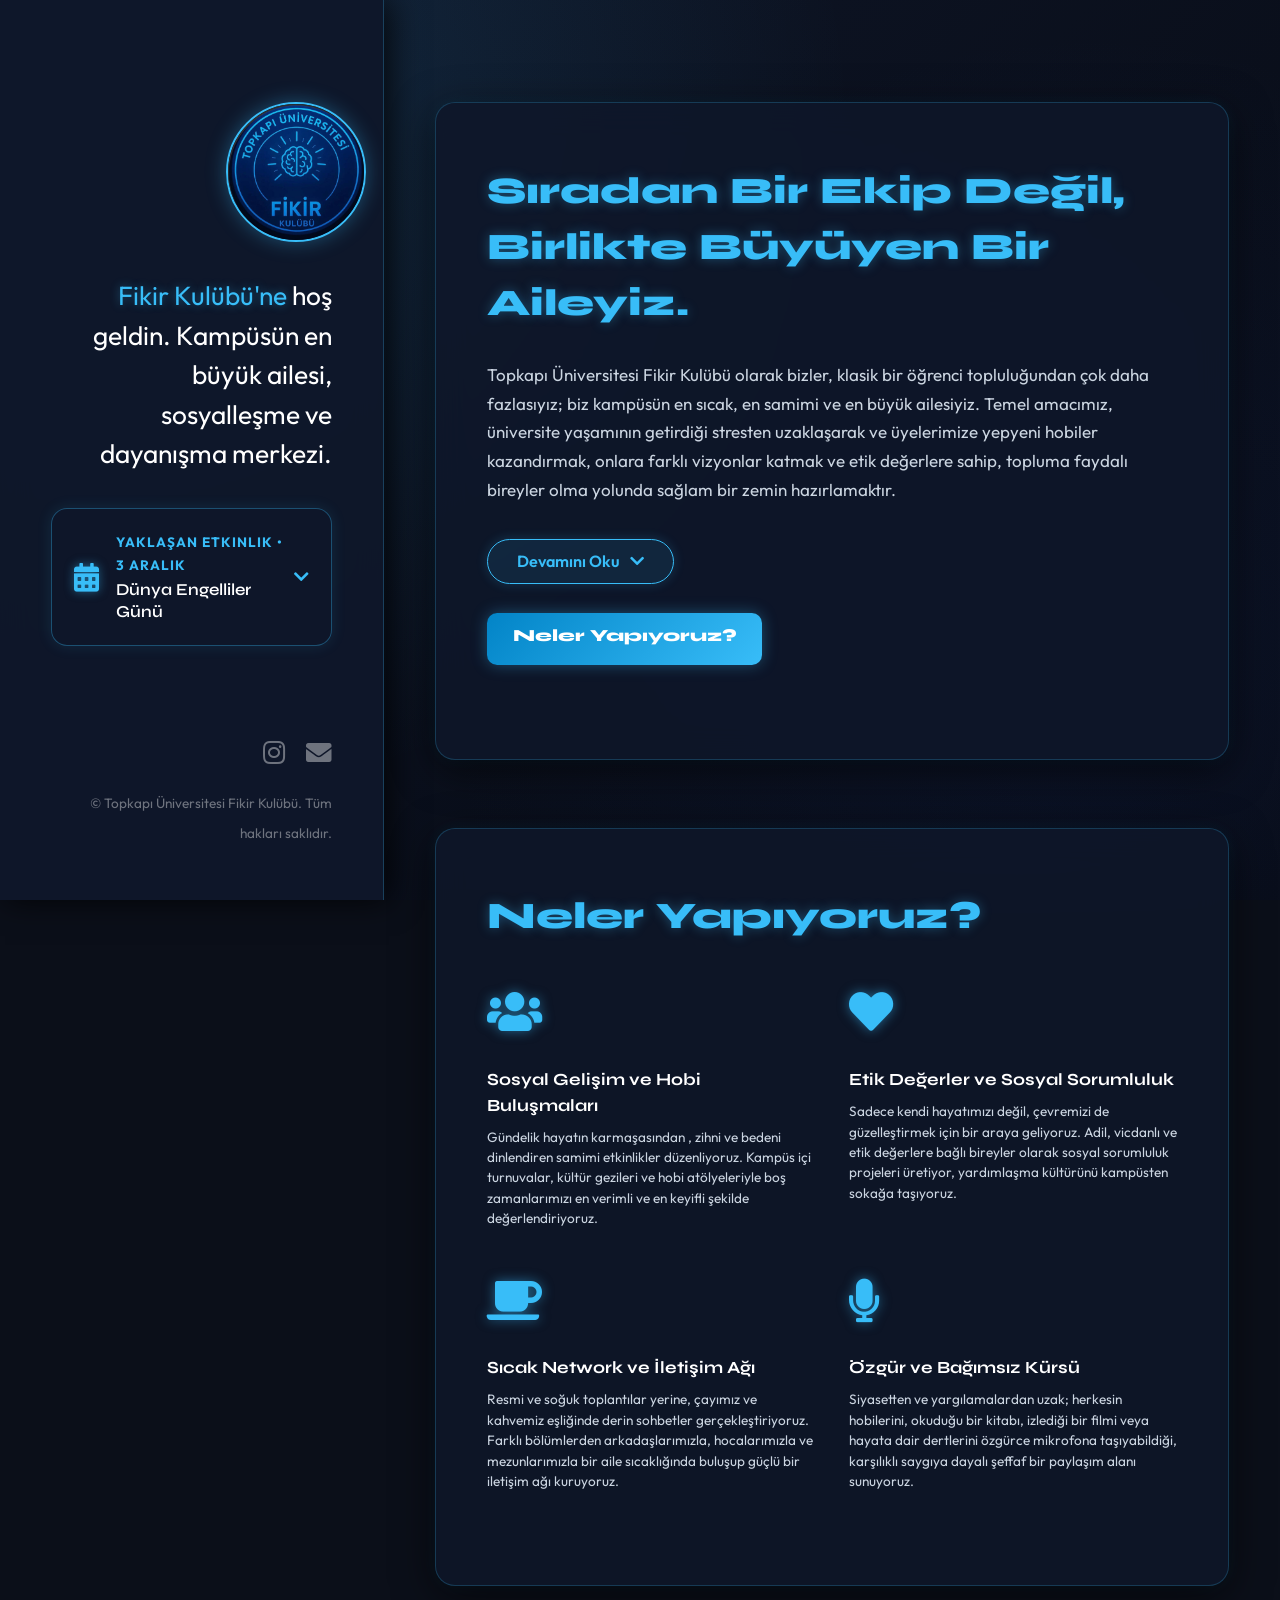
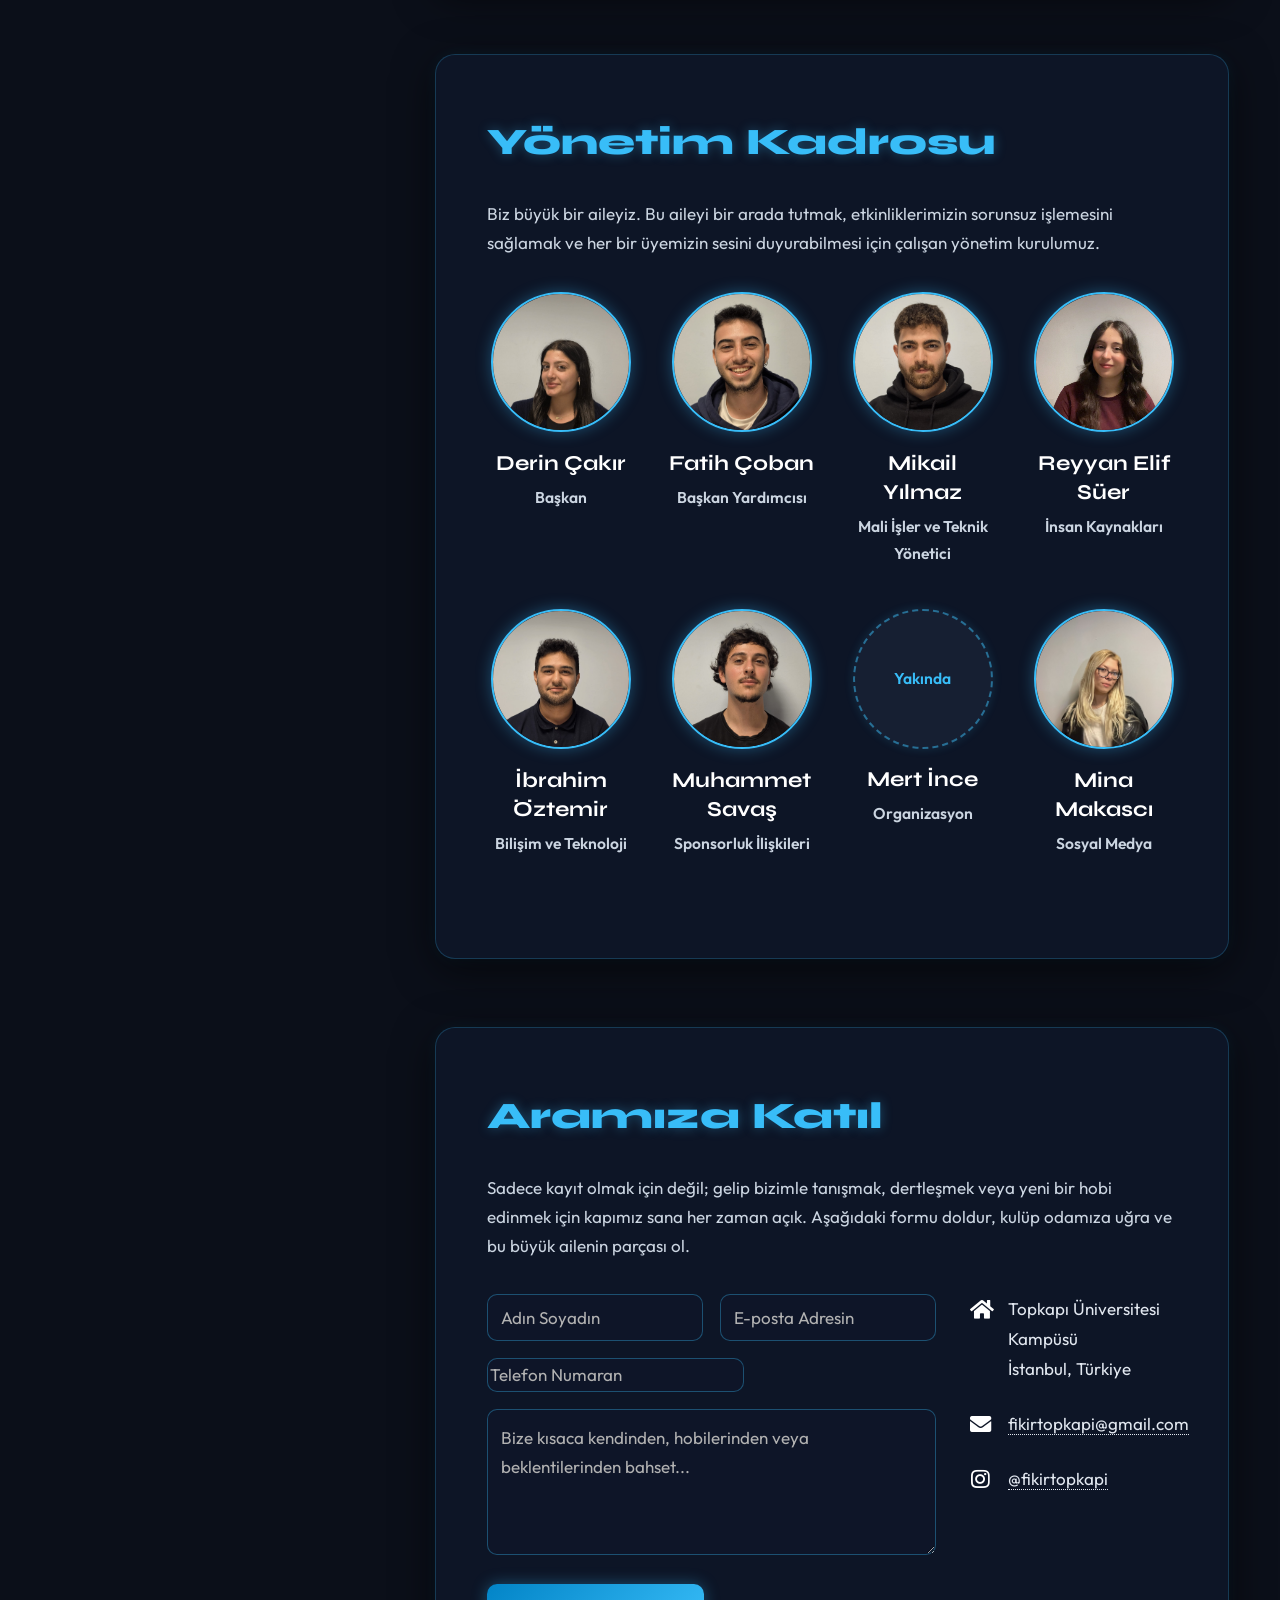
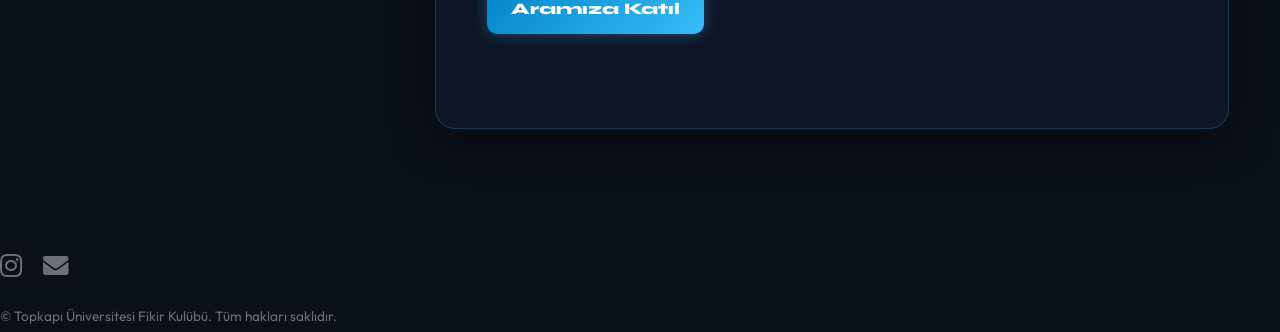
<file: index.html>
<!DOCTYPE HTML>
<!--
    Fikir Kulübü Özel Tasarımı
    Topkapı Üniversitesi Fikir Kulübü
    Gece Mavisi (Dark Navy) & LinkedIn Kaldırılmış Sürüm
-->
<html>
    <head>
        <title>İstanbul Topkapı Üniversitesi Fikir Kulübü</title>
        <meta name="description" content="İstanbul Topkapı Üniversitesi bünyesinde faaliyet gösteren Fikir Kulübü'nün resmi web sitesi. Öğrenci etkinlikleri, projeler ve kulüp toplantıları.">
        <link rel="icon" href="images/Kadro/logo.jpeg" type="image/png">
        
        <meta charset="utf-8" />
        <meta name="viewport" content="width=device-width, initial-scale=1, user-scalable=no" />
        <link rel="stylesheet" href="assets/css/main.css" />
        
        <!-- Özel Fontlar: Syne (Başlıklar) ve Outfit (Metinler) -->
        <link rel="preconnect" href="https://fonts.googleapis.com">
        <link rel="preconnect" href="https://fonts.gstatic.com" crossorigin>
        <link href="https://fonts.googleapis.com/css2?family=Outfit:wght@300;400;500;600;700&family=Syne:wght@600;700;800&display=swap" rel="stylesheet">

        <!-- Fikir Kulübü Özel Stil Düzenlemeleri -->
        <style>
            /* GECE MAVİSİ & DERİN KARANLIK MOD */
            body {
                background: #0b0f19 !important;
                background-image: 
                    radial-gradient(circle at 15% 15%, rgba(56, 189, 248, 0.12) 0%, transparent 50%),
                    radial-gradient(circle at 85% 75%, rgba(30, 58, 138, 0.15) 0%, transparent 50%),
                    linear-gradient(135deg, #0f172a 0%, #070a12 100%) !important;
                background-attachment: fixed !important;
                color: #e2e8f0 !important;
                font-family: 'Outfit', sans-serif !important;
                font-size: 17px;
                line-height: 1.7;
            }

            input, select, textarea {
                font-family: 'Outfit', sans-serif !important;
            }

            /* METİN KARARMA ÇÖZÜMÜ */
            h1, h2, h3, h4, h5, h6,
            #main h1, #main h2, #main h3, #main h4, #main h5, #main h6,
            #main section h2, #main > section h2, #main header h2, #main header.major h2,
            .team-member h3, article h3 {
                -webkit-text-fill-color: initial !important;
                -webkit-background-clip: unset !important;
                background-clip: unset !important;
                background: transparent !important;
                opacity: 1 !important;
                visibility: visible !important;
            }

            /* ANA BAŞLIKLAR (H2) - GECE MAVİSİ / PARLAK MAVİ */
            h2, #main h2, #main section h2, #main > section h2, #main header.major h2 {
                font-family: 'Syne', sans-serif !important;
                font-size: 2.2em !important;
                font-weight: 800 !important;
                color: #38bdf8 !important;
                -webkit-text-fill-color: #38bdf8 !important;
                text-shadow: 0 0 12px rgba(56, 189, 248, 0.35) !important;
                margin-bottom: 0.8em !important;
            }

            /* ALT BAŞLIKLAR (H3) - SAF PARLAK BEYAZ */
            h3, #main h3, #main section h3, .team-member h3, article h3 {
                font-family: 'Syne', sans-serif !important;
                color: #ffffff !important;
                -webkit-text-fill-color: #ffffff !important;
                font-weight: 700 !important;
            }

            /* PARAGRAFLAR - AÇIK GRİ / MAVİ TINT */
            p, #main p, #main section p {
                color: #cbd5e1 !important;
                opacity: 1 !important;
            }

            /* --- SOL PANEL (HEADER) --- */
            #header {
                background: rgba(15, 23, 42, 0.96) !important;
                border-right: 1px solid rgba(56, 189, 248, 0.25) !important;
                backdrop-filter: blur(15px);
                box-shadow: 5px 0 30px rgba(0, 0, 0, 0.8);
                overflow-y: auto !important; 
                scrollbar-width: thin; 
                scrollbar-color: #38bdf8 transparent;
            }
            
            #header::-webkit-scrollbar {
                width: 6px;
            }
            #header::-webkit-scrollbar-thumb {
                background-color: #38bdf8;
                border-radius: 10px;
            }

            #header h1 {
                font-size: 1.55em !important;
                color: #ffffff !important;
                line-height: 1.5 !important;
            }
            #header h1 strong {
                color: #38bdf8 !important;
                text-shadow: 0 0 10px rgba(56, 189, 248, 0.4);
            }

            /* Logo Profil Çerçevesi */
            #header .image.avatar {
                background: transparent !important;
                border: none !important;
                padding: 0 !important;
                margin-bottom: 1.5em;
                display: inline-block;
            }
            #header .image.avatar img {
                background: transparent !important;
                border: 2px solid #38bdf8 !important;
                border-radius: 50% !important; 
                width: 140px !important; 
                height: 140px !important;
                object-fit: cover;
                box-shadow: 0 0 20px rgba(56, 189, 248, 0.35) !important; 
                transition: all 0.3s ease;
            }
            #header .image.avatar img:hover {
                transform: scale(1.03);
                box-shadow: 0 0 30px rgba(56, 189, 248, 0.65) !important;
            }

            /* --- ETKİNLİK TAKVİMİ WIDGET --- */
            .event-widget {
                background: rgba(15, 23, 42, 0.9) !important;
                backdrop-filter: blur(12px);
                border: 1px solid rgba(56, 189, 248, 0.35) !important;
                border-radius: 16px;
                padding: 1.3em;
                margin-top: 2em; 
                cursor: pointer;
                transition: all 0.3s ease;
                text-align: left;
                box-shadow: 0 0 15px rgba(56, 189, 248, 0.12);
            }
            .event-widget:hover {
                border-color: #38bdf8 !important;
                background: rgba(30, 41, 59, 0.98) !important;
                box-shadow: 0 0 25px rgba(56, 189, 248, 0.3) !important;
            }
            .event-widget-header {
                display: flex;
                align-items: center;
                justify-content: space-between;
            }
            .event-icon {
                font-size: 1.7em;
                color: #38bdf8;
                text-shadow: 0 0 10px rgba(56, 189, 248, 0.5);
                margin-right: 0.6em;
            }
            .next-event-info {
                display: flex;
                flex-direction: column;
                flex-grow: 1;
            }
            .event-date {
                color: #38bdf8;
                font-size: 0.8em;
                font-weight: 700;
                text-transform: uppercase;
                letter-spacing: 1px;
                margin-bottom: 0.2em;
            }
            .event-title {
                color: #ffffff;
                font-size: 0.98em;
                font-weight: 600;
                font-family: 'Syne', sans-serif;
                line-height: 1.3;
            }
            .toggle-icon {
                color: #38bdf8;
                transition: transform 0.3s ease;
            }
            .event-list {
                max-height: 0;
                overflow-y: hidden;
                transition: max-height 0.4s ease-out, margin-top 0.4s ease-out, opacity 0.3s ease;
                opacity: 0;
            }
            .event-list.open {
                max-height: 230px; 
                overflow-y: auto; 
                margin-top: 1em;
                opacity: 1;
                border-top: 1px solid rgba(56, 189, 248, 0.25);
                padding-top: 1em;
                padding-right: 5px;
            }
            .event-list ul {
                list-style: none !important;
                padding: 0 !important;
                margin: 0 !important;
            }
            .event-list ul li {
                font-size: 0.9em;
                color: #ffffff;
                margin-bottom: 1em;
                padding-left: 0 !important;
                display: flex;
                flex-direction: column;
            }
            .event-list ul li strong {
                color: #38bdf8;
                font-size: 0.88em;
                letter-spacing: 0.5px;
            }

            /* --- İÇERİK KARTLARI --- */
            #main > section {
                background: rgba(15, 23, 42, 0.85) !important;
                backdrop-filter: blur(16px);
                border: 1px solid rgba(56, 189, 248, 0.22) !important;
                border-radius: 20px !important;
                padding: 3.5em 3em !important;
                margin-bottom: 2.8em !important;
                box-shadow: 0 10px 40px rgba(0, 0, 0, 0.6), 0 0 15px rgba(56, 189, 248, 0.08) !important;
                transition: all 0.4s ease !important;
            }
            #main > section:hover {
                border-color: rgba(56, 189, 248, 0.5) !important;
                box-shadow: 0 10px 40px rgba(0, 0, 0, 0.8), 0 0 25px rgba(56, 189, 248, 0.2) !important;
            }

            /* Devamını Oku CSS */
            .read-more-content {
                max-height: 0;
                overflow: hidden;
                transition: max-height 0.5s ease-out, opacity 0.4s ease;
                opacity: 0;
            }
            .read-more-content.expanded {
                max-height: 600px; 
                opacity: 1;
                margin-top: 1em;
            }
            .read-more-btn {
                background: rgba(56, 189, 248, 0.1) !important;
                border: 1px solid #38bdf8 !important;
                color: #38bdf8 !important;
                font-size: 0.95em !important;
                padding: 0.7em 1.8em !important;
                border-radius: 30px !important;
                cursor: pointer;
                transition: all 0.3s ease;
                font-family: 'Outfit', sans-serif !important;
                font-weight: 600;
                display: inline-flex;
                align-items: center;
                gap: 0.6em;
                box-shadow: 0 0 12px rgba(56, 189, 248, 0.2) !important;
            }
            .read-more-btn:hover {
                background: rgba(56, 189, 248, 0.25) !important;
                transform: translateY(-2px);
                box-shadow: 0 0 20px rgba(56, 189, 248, 0.4) !important;
            }

            /* İkon Kutuları */
            .feature-icon {
                font-size: 2.6em !important;
                color: #38bdf8 !important;
                text-shadow: 0 0 12px rgba(56, 189, 248, 0.5);
                margin-bottom: 0.4em;
                display: block;
                transition: transform 0.3s ease, color 0.3s ease;
            }
            .work-item:hover .feature-icon {
                transform: scale(1.1);
                color: #ffffff !important;
                text-shadow: 0 0 20px rgba(56, 189, 248, 0.8);
            }

            /* --- YÖNETİM KADROSU PROFİLLERİ --- */
            .team-member {
                text-align: center;
                margin-bottom: 2.5em;
                display: flex;
                flex-direction: column;
                align-items: center;
            }
            .team-member img {
                border-radius: 50%;
                width: 140px;
                height: 140px;
                max-width: 100%;
                object-fit: cover;
                border: 2px solid #38bdf8 !important;
                box-shadow: 0 0 15px rgba(56, 189, 248, 0.35) !important;
                margin-bottom: 0.9em;
                transition: all 0.3s ease;
            }
            .team-member img:hover {
                transform: scale(1.06);
                border-color: #ffffff !important;
                box-shadow: 0 0 25px rgba(56, 189, 248, 0.7) !important;
            }

            .empty-avatar {
                border-radius: 50%;
                width: 140px;
                height: 140px;
                max-width: 100%;
                border: 2px dashed rgba(56, 189, 248, 0.5) !important;
                background: rgba(30, 41, 59, 0.6);
                margin-bottom: 0.9em;
                display: flex;
                align-items: center;
                justify-content: center;
                color: #38bdf8;
                font-size: 0.92em;
                font-weight: 600;
                box-shadow: 0 0 10px rgba(56, 189, 248, 0.15) !important;
                transition: all 0.3s ease;
            }
            .team-member:hover .empty-avatar {
                border-color: #38bdf8 !important;
                color: #ffffff;
                box-shadow: 0 0 20px rgba(56, 189, 248, 0.5) !important;
            }

            .team-member h3 {
                font-family: 'Syne', sans-serif !important;
                font-weight: 700 !important;
                font-size: 1.25em !important;
                line-height: 1.35 !important;
                margin-bottom: 0.2em;
                color: #ffffff !important;
                -webkit-text-fill-color: #ffffff !important;
                padding: 2px 0 !important;
                overflow: visible !important;
                width: 100%;
            }
            .team-member p {
                color: #38bdf8 !important;
                font-weight: 600;
                font-size: 0.92em !important;
                margin: 0;
            }

            /* --- BUTONLAR --- */
            input[type="submit"], .button {
                background: linear-gradient(135deg, #0284c7 0%, #38bdf8 100%) !important;
                color: #ffffff !important;
                font-family: 'Syne', sans-serif !important;
                font-weight: 800 !important;
                border-radius: 10px !important;
                border: none !important;
                transition: all 0.3s ease !important;
                box-shadow: 0 0 15px rgba(56, 189, 248, 0.35) !important;
                text-shadow: none !important;
            }
            input[type="submit"]:hover, .button:hover {
                background: linear-gradient(135deg, #38bdf8 0%, #0284c7 100%) !important;
                transform: translateY(-2px);
                box-shadow: 0 0 25px rgba(56, 189, 248, 0.65) !important;
                color: #ffffff !important;
            }

            /* Form Elemanları */
            input[type="text"], input[type="email"], input[type="tel"], textarea {
                background: rgba(15, 23, 42, 0.8) !important;
                border: 1px solid rgba(56, 189, 248, 0.35) !important;
                color: #ffffff !important;
                border-radius: 10px !important;
                font-size: 1em !important;
            }
            input[type="text"]:focus, input[type="email"]:focus, input[type="tel"]:focus, textarea:focus {
                border-color: #38bdf8 !important;
                box-shadow: 0 0 12px rgba(56, 189, 248, 0.35) !important;
            }

            /* RESPONSIVE MASAÜSTÜ & MOBİL UYUM */
            @media screen and (max-width: 980px) {
                body { font-size: 16px; }
                #header {
                    position: relative !important;
                    width: 100% !important;
                    top: 0 !important;
                    left: 0 !important;
                    height: auto !important;
                    text-align: center !important;
                    padding: 3em 1.5em 2em 1.5em !important;
                    border-right: none !important;
                    border-bottom: 1px solid rgba(56, 189, 248, 0.25);
                }
                #header .inner { max-width: 650px; margin: 0 auto; }
                #header h1 { font-size: 1.4em !important; }
                #header .image.avatar img { width: 130px !important; height: 130px !important; }
                #main { margin-left: 0 !important; width: 100% !important; padding: 1.5em 1em !important; }
                #main > section { padding: 2.5em 1.8em !important; margin-bottom: 2em !important; border-radius: 16px !important; }
                h2 { font-size: 1.8em !important; }
            }

            @media screen and (max-width: 736px) {
                body { font-size: 15px; }
                #main > section { padding: 2em 1.2em !important; }
                h2 { font-size: 1.6em !important; }
                .team-member { padding: 0 4px !important; margin-bottom: 2em !important; }
                .team-member img, .empty-avatar { width: 120px !important; height: 120px !important; margin-bottom: 0.7em !important; }
                .team-member h3 { font-size: 1.1em !important; }
                .team-member p { font-size: 0.88em !important; }
                input[type="submit"], .button, .read-more-btn {
                    width: 100% !important;
                    text-align: center !important;
                    justify-content: center !important;
                    font-size: 0.95em !important;
                    padding: 0.8em 1em !important;
                }
            }
        </style>
    </head>
    <body class="is-preload">

        <!-- Header -->
            <header id="header">
                <div class="inner">
                    <!-- Kulüp Logosu -->
                    <a href="#" class="image avatar"><img src="images/Kadro/logo.jpeg" alt="Topkapı Üniversitesi Fikir Kulübü Logosu" /></a>
                    <h1><strong>Fikir Kulübü'ne</strong> hoş geldin.<br />
                    Kampüsün en büyük ailesi,<br />
                    sosyalleşme ve dayanışma merkezi.</h1>
                    
                    <!-- ETKİNLİK TAKVİMİ WIDGET (YENİ EKLENEN TARİHLER) -->
                    <div class="event-widget" id="eventWidget" onclick="toggleEvents()">
                        <div class="event-widget-header">
                            <span class="icon solid fa-calendar-alt event-icon"></span>
                            <div class="next-event-info">
                                <span class="event-date">Yaklaşan Etkinlik • 3 Aralık</span>
                                <span class="event-title">Dünya Engelliler Günü</span>
                            </div>
                            <span class="icon solid fa-chevron-down toggle-icon" id="eventToggleIcon"></span>
                        </div>
                        
                        <div class="event-list" id="eventList">
                            <ul>
                                <li>
                                    <strong>3 Aralık</strong>
                                    Dünya Engelliler Günü
                                </li>
                                <li>
                                    <strong>10 Aralık</strong>
                                    Dünya İnsan Hakları Günü
                                </li>
                                <li>
                                    <strong>19 - 20 Aralık</strong>
                                    Uludağ'a Sosyokültürel Gezi
                                </li>
                                <li>
                                    <strong>22 Aralık</strong>
                                    Erdal Hoca İle Okuma Günü
                                </li>
                                <li>
                                    <strong>9 - 10 Şubat</strong>
                                    Uludağ Kış Gezisi
                                </li>
                                <li>
                                    <strong>19 Mayıs</strong>
                                    Atatürk'ü Anma, Gençlik ve Spor Bayramı
                                </li>
                            </ul>
                        </div>
                    </div>
                </div>
            </header>

        <!-- Main -->
            <div id="main">

                <!-- Bölüm 1: Hakkımızda -->
                    <section id="one">
                        <header class="major">
                            <h2>Sıradan Bir Ekip Değil,<br />
                            Birlikte Büyüyen Bir Aileyiz.</h2>
                        </header>
                        <p>Topkapı Üniversitesi Fikir Kulübü olarak bizler, klasik bir öğrenci topluluğundan çok daha fazlasıyız; biz kampüsün en sıcak, en samimi ve en büyük ailesiyiz. Temel amacımız, üniversite yaşamının getirdiği stresten uzaklaşarak ve  üyelerimize yepyeni hobiler kazandırmak, onlara farklı vizyonlar katmak ve etik değerlere sahip, topluma faydalı bireyler olma yolunda sağlam bir zemin hazırlamaktır.</p>
                        
                        <div class="read-more-content" id="aboutMoreText">
                            <p>Hiçbir kutuplaşmaya veya ayrımcılığa yer vermeyen, tamamen tarafsız, kucaklayıcı ve eşitlikçi bir yapıya sahibiz. Bizim için asıl mesele, salt akademik veya profesyonel hırslar peşinde koşmak değil; iyi günde ve kötü günde birbirinin yanında duran, dertleşen, birlikte gülen ve birlikte gelişen sağlam bir dostluk bağı kurmaktır. Sadece kariyerinize değil, karakterinize ve ruhunuza da dokunacak etkinliklerle, hayat boyu sürecek d<!DOCTYPE HTML>
<!--
    Fikir Kulübü Özel Tasarımı
    Topkapı Üniversitesi Fikir Kulübü
    Gece Mavisi (Dark Navy) & LinkedIn Kaldırılmış Sürüm
-->
<html>
    <head>
        <title>İstanbul Topkapı Üniversitesi Fikir Kulübü</title>
        <meta name="description" content="İstanbul Topkapı Üniversitesi bünyesinde faaliyet gösteren Fikir Kulübü'nün resmi web sitesi. Öğrenci etkinlikleri, projeler ve kulüp toplantıları.">
        <link rel="icon" href="images/Kadro/logo.jpeg" type="image/png">
        
        <meta charset="utf-8" />
        <meta name="viewport" content="width=device-width, initial-scale=1, user-scalable=no" />
        <link rel="stylesheet" href="assets/css/main.css" />
        
        <!-- Özel Fontlar: Syne (Başlıklar) ve Outfit (Metinler) -->
        <link rel="preconnect" href="https://fonts.googleapis.com">
        <link rel="preconnect" href="https://fonts.gstatic.com" crossorigin>
        <link href="https://fonts.googleapis.com/css2?family=Outfit:wght@300;400;500;600;700&family=Syne:wght@600;700;800&display=swap" rel="stylesheet">

        <!-- Fikir Kulübü Özel Stil Düzenlemeleri -->
        <style>
            /* GECE MAVİSİ & DERİN KARANLIK MOD */
            body {
                background: #0b0f19 !important;
                background-image: 
                    radial-gradient(circle at 15% 15%, rgba(56, 189, 248, 0.12) 0%, transparent 50%),
                    radial-gradient(circle at 85% 75%, rgba(30, 58, 138, 0.15) 0%, transparent 50%),
                    linear-gradient(135deg, #0f172a 0%, #070a12 100%) !important;
                background-attachment: fixed !important;
                color: #e2e8f0 !important;
                font-family: 'Outfit', sans-serif !important;
                font-size: 17px;
                line-height: 1.7;
            }

            input, select, textarea {
                font-family: 'Outfit', sans-serif !important;
            }

            /* METİN KARARMA ÇÖZÜMÜ */
            h1, h2, h3, h4, h5, h6,
            #main h1, #main h2, #main h3, #main h4, #main h5, #main h6,
            #main section h2, #main > section h2, #main header h2, #main header.major h2,
            .team-member h3, article h3 {
                -webkit-text-fill-color: initial !important;
                -webkit-background-clip: unset !important;
                background-clip: unset !important;
                background: transparent !important;
                opacity: 1 !important;
                visibility: visible !important;
            }

            /* ANA BAŞLIKLAR (H2) - GECE MAVİSİ / PARLAK MAVİ */
            h2, #main h2, #main section h2, #main > section h2, #main header.major h2 {
                font-family: 'Syne', sans-serif !important;
                font-size: 2.2em !important;
                font-weight: 800 !important;
                color: #38bdf8 !important;
                -webkit-text-fill-color: #38bdf8 !important;
                text-shadow: 0 0 12px rgba(56, 189, 248, 0.35) !important;
                margin-bottom: 0.8em !important;
            }

            /* ALT BAŞLIKLAR (H3) - SAF PARLAK BEYAZ */
            h3, #main h3, #main section h3, .team-member h3, article h3 {
                font-family: 'Syne', sans-serif !important;
                color: #ffffff !important;
                -webkit-text-fill-color: #ffffff !important;
                font-weight: 700 !important;
            }

            /* PARAGRAFLAR - AÇIK GRİ / MAVİ TINT */
            p, #main p, #main section p {
                color: #cbd5e1 !important;
                opacity: 1 !important;
            }

            /* --- SOL PANEL (HEADER) --- */
            #header {
                background: rgba(15, 23, 42, 0.96) !important;
                border-right: 1px solid rgba(56, 189, 248, 0.25) !important;
                backdrop-filter: blur(15px);
                box-shadow: 5px 0 30px rgba(0, 0, 0, 0.8);
                overflow-y: auto !important; 
                scrollbar-width: thin; 
                scrollbar-color: #38bdf8 transparent;
            }
            
            #header::-webkit-scrollbar {
                width: 6px;
            }
            #header::-webkit-scrollbar-thumb {
                background-color: #38bdf8;
                border-radius: 10px;
            }

            #header h1 {
                font-size: 1.55em !important;
                color: #ffffff !important;
                line-height: 1.5 !important;
            }
            #header h1 strong {
                color: #38bdf8 !important;
                text-shadow: 0 0 10px rgba(56, 189, 248, 0.4);
            }

            /* Logo Profil Çerçevesi */
            #header .image.avatar {
                background: transparent !important;
                border: none !important;
                padding: 0 !important;
                margin-bottom: 1.5em;
                display: inline-block;
            }
            #header .image.avatar img {
                background: transparent !important;
                border: 2px solid #38bdf8 !important;
                border-radius: 50% !important; 
                width: 140px !important; 
                height: 140px !important;
                object-fit: cover;
                box-shadow: 0 0 20px rgba(56, 189, 248, 0.35) !important; 
                transition: all 0.3s ease;
            }
            #header .image.avatar img:hover {
                transform: scale(1.03);
                box-shadow: 0 0 30px rgba(56, 189, 248, 0.65) !important;
            }

            /* --- ETKİNLİK TAKVİMİ WIDGET --- */
            .event-widget {
                background: rgba(15, 23, 42, 0.9) !important;
                backdrop-filter: blur(12px);
                border: 1px solid rgba(56, 189, 248, 0.35) !important;
                border-radius: 16px;
                padding: 1.3em;
                margin-top: 2em; 
                cursor: pointer;
                transition: all 0.3s ease;
                text-align: left;
                box-shadow: 0 0 15px rgba(56, 189, 248, 0.12);
            }
            .event-widget:hover {
                border-color: #38bdf8 !important;
                background: rgba(30, 41, 59, 0.98) !important;
                box-shadow: 0 0 25px rgba(56, 189, 248, 0.3) !important;
            }
            .event-widget-header {
                display: flex;
                align-items: center;
                justify-content: space-between;
            }
            .event-icon {
                font-size: 1.7em;
                color: #38bdf8;
                text-shadow: 0 0 10px rgba(56, 189, 248, 0.5);
                margin-right: 0.6em;
            }
            .next-event-info {
                display: flex;
                flex-direction: column;
                flex-grow: 1;
            }
            .event-date {
                color: #38bdf8;
                font-size: 0.8em;
                font-weight: 700;
                text-transform: uppercase;
                letter-spacing: 1px;
                margin-bottom: 0.2em;
            }
            .event-title {
                color: #ffffff;
                font-size: 0.98em;
                font-weight: 600;
                font-family: 'Syne', sans-serif;
                line-height: 1.3;
            }
            .toggle-icon {
                color: #38bdf8;
                transition: transform 0.3s ease;
            }
            .event-list {
                max-height: 0;
                overflow-y: hidden;
                transition: max-height 0.4s ease-out, margin-top 0.4s ease-out, opacity 0.3s ease;
                opacity: 0;
            }
            .event-list.open {
                max-height: 230px; 
                overflow-y: auto; 
                margin-top: 1em;
                opacity: 1;
                border-top: 1px solid rgba(56, 189, 248, 0.25);
                padding-top: 1em;
                padding-right: 5px;
            }
            .event-list ul {
                list-style: none !important;
                padding: 0 !important;
                margin: 0 !important;
            }
            .event-list ul li {
                font-size: 0.9em;
                color: #ffffff;
                margin-bottom: 1em;
                padding-left: 0 !important;
                display: flex;
                flex-direction: column;
            }
            .event-list ul li strong {
                color: #38bdf8;
                font-size: 0.88em;
                letter-spacing: 0.5px;
            }

            /* --- İÇERİK KARTLARI --- */
            #main > section {
                background: rgba(15, 23, 42, 0.85) !important;
                backdrop-filter: blur(16px);
                border: 1px solid rgba(56, 189, 248, 0.22) !important;
                border-radius: 20px !important;
                padding: 3.5em 3em !important;
                margin-bottom: 2.8em !important;
                box-shadow: 0 10px 40px rgba(0, 0, 0, 0.6), 0 0 15px rgba(56, 189, 248, 0.08) !important;
                transition: all 0.4s ease !important;
            }
            #main > section:hover {
                border-color: rgba(56, 189, 248, 0.5) !important;
                box-shadow: 0 10px 40px rgba(0, 0, 0, 0.8), 0 0 25px rgba(56, 189, 248, 0.2) !important;
            }

            /* Devamını Oku CSS */
            .read-more-content {
                max-height: 0;
                overflow: hidden;
                transition: max-height 0.5s ease-out, opacity 0.4s ease;
                opacity: 0;
            }
            .read-more-content.expanded {
                max-height: 600px; 
                opacity: 1;
                margin-top: 1em;
            }
            .read-more-btn {
                background: rgba(56, 189, 248, 0.1) !important;
                border: 1px solid #38bdf8 !important;
                color: #38bdf8 !important;
                font-size: 0.95em !important;
                padding: 0.7em 1.8em !important;
                border-radius: 30px !important;
                cursor: pointer;
                transition: all 0.3s ease;
                font-family: 'Outfit', sans-serif !important;
                font-weight: 600;
                display: inline-flex;
                align-items: center;
                gap: 0.6em;
                box-shadow: 0 0 12px rgba(56, 189, 248, 0.2) !important;
            }
            .read-more-btn:hover {
                background: rgba(56, 189, 248, 0.25) !important;
                transform: translateY(-2px);
                box-shadow: 0 0 20px rgba(56, 189, 248, 0.4) !important;
            }

            /* İkon Kutuları */
            .feature-icon {
                font-size: 2.6em !important;
                color: #38bdf8 !important;
                text-shadow: 0 0 12px rgba(56, 189, 248, 0.5);
                margin-bottom: 0.4em;
                display: block;
                transition: transform 0.3s ease, color 0.3s ease;
            }
            .work-item:hover .feature-icon {
                transform: scale(1.1);
                color: #ffffff !important;
                text-shadow: 0 0 20px rgba(56, 189, 248, 0.8);
            }

            /* --- YÖNETİM KADROSU PROFİLLERİ --- */
            .team-member {
                text-align: center;
                margin-bottom: 2.5em;
                display: flex;
                flex-direction: column;
                align-items: center;
            }
            .team-member img {
                border-radius: 50%;
                width: 140px;
                height: 140px;
                max-width: 100%;
                object-fit: cover;
                border: 2px solid #38bdf8 !important;
                box-shadow: 0 0 15px rgba(56, 189, 248, 0.35) !important;
                margin-bottom: 0.9em;
                transition: all 0.3s ease;
            }
            .team-member img:hover {
                transform: scale(1.06);
                border-color: #ffffff !important;
                box-shadow: 0 0 25px rgba(56, 189, 248, 0.7) !important;
            }

            .empty-avatar {
                border-radius: 50%;
                width: 140px;
                height: 140px;
                max-width: 100%;
                border: 2px dashed rgba(56, 189, 248, 0.5) !important;
                background: rgba(30, 41, 59, 0.6);
                margin-bottom: 0.9em;
                display: flex;
                align-items: center;
                justify-content: center;
                color: #38bdf8;
                font-size: 0.92em;
                font-weight: 600;
                box-shadow: 0 0 10px rgba(56, 189, 248, 0.15) !important;
                transition: all 0.3s ease;
            }
            .team-member:hover .empty-avatar {
                border-color: #38bdf8 !important;
                color: #ffffff;
                box-shadow: 0 0 20px rgba(56, 189, 248, 0.5) !important;
            }

            .team-member h3 {
                font-family: 'Syne', sans-serif !important;
                font-weight: 700 !important;
                font-size: 1.25em !important;
                line-height: 1.35 !important;
                margin-bottom: 0.2em;
                color: #ffffff !important;
                -webkit-text-fill-color: #ffffff !important;
                padding: 2px 0 !important;
                overflow: visible !important;
                width: 100%;
            }
            .team-member p {
                color: #38bdf8 !important;
                font-weight: 600;
                font-size: 0.92em !important;
                margin: 0;
            }

            /* --- BUTONLAR --- */
            input[type="submit"], .button {
                background: linear-gradient(135deg, #0284c7 0%, #38bdf8 100%) !important;
                color: #ffffff !important;
                font-family: 'Syne', sans-serif !important;
                font-weight: 800 !important;
                border-radius: 10px !important;
                border: none !important;
                transition: all 0.3s ease !important;
                box-shadow: 0 0 15px rgba(56, 189, 248, 0.35) !important;
                text-shadow: none !important;
            }
            input[type="submit"]:hover, .button:hover {
                background: linear-gradient(135deg, #38bdf8 0%, #0284c7 100%) !important;
                transform: translateY(-2px);
                box-shadow: 0 0 25px rgba(56, 189, 248, 0.65) !important;
                color: #ffffff !important;
            }

            /* Form Elemanları */
            input[type="text"], input[type="email"], input[type="tel"], textarea {
                background: rgba(15, 23, 42, 0.8) !important;
                border: 1px solid rgba(56, 189, 248, 0.35) !important;
                color: #ffffff !important;
                border-radius: 10px !important;
                font-size: 1em !important;
            }
            input[type="text"]:focus, input[type="email"]:focus, input[type="tel"]:focus, textarea:focus {
                border-color: #38bdf8 !important;
                box-shadow: 0 0 12px rgba(56, 189, 248, 0.35) !important;
            }

            /* RESPONSIVE MASAÜSTÜ & MOBİL UYUM */
            @media screen and (max-width: 980px) {
                body { font-size: 16px; }
                #header {
                    position: relative !important;
                    width: 100% !important;
                    top: 0 !important;
                    left: 0 !important;
                    height: auto !important;
                    text-align: center !important;
                    padding: 3em 1.5em 2em 1.5em !important;
                    border-right: none !important;
                    border-bottom: 1px solid rgba(56, 189, 248, 0.25);
                }
                #header .inner { max-width: 650px; margin: 0 auto; }
                #header h1 { font-size: 1.4em !important; }
                #header .image.avatar img { width: 130px !important; height: 130px !important; }
                #main { margin-left: 0 !important; width: 100% !important; padding: 1.5em 1em !important; }
                #main > section { padding: 2.5em 1.8em !important; margin-bottom: 2em !important; border-radius: 16px !important; }
                h2 { font-size: 1.8em !important; }
            }

            @media screen and (max-width: 736px) {
                body { font-size: 15px; }
                #main > section { padding: 2em 1.2em !important; }
                h2 { font-size: 1.6em !important; }
                .team-member { padding: 0 4px !important; margin-bottom: 2em !important; }
                .team-member img, .empty-avatar { width: 120px !important; height: 120px !important; margin-bottom: 0.7em !important; }
                .team-member h3 { font-size: 1.1em !important; }
                .team-member p { font-size: 0.88em !important; }
                input[type="submit"], .button, .read-more-btn {
                    width: 100% !important;
                    text-align: center !important;
                    justify-content: center !important;
                    font-size: 0.95em !important;
                    padding: 0.8em 1em !important;
                }
            }
        </style>
    </head>
    <body class="is-preload">

        <!-- Header -->
            <header id="header">
                <div class="inner">
                    <!-- Kulüp Logosu -->
                    <a href="#" class="image avatar"><img src="images/Kadro/logo.jpeg" alt="Topkapı Üniversitesi Fikir Kulübü Logosu" /></a>
                    <h1><strong>Fikir Kulübü'ne</strong> hoş geldin.<br />
                    Kampüsün en büyük ailesi,<br />
                    sosyalleşme ve dayanışma merkezi.</h1>
                    
                    <!-- ETKİNLİK TAKVİMİ WIDGET (YENİ EKLENEN TARİHLER) -->
                    <div class="event-widget" id="eventWidget" onclick="toggleEvents()">
                        <div class="event-widget-header">
                            <span class="icon solid fa-calendar-alt event-icon"></span>
                            <div class="next-event-info">
                                <span class="event-date">Yaklaşan Etkinlik • 3 Aralık</span>
                                <span class="event-title">Dünya Engelliler Günü</span>
                            </div>
                            <span class="icon solid fa-chevron-down toggle-icon" id="eventToggleIcon"></span>
                        </div>
                        
                        <div class="event-list" id="eventList">
                            <ul>
                                <li>
                                    <strong>3 Aralık</strong>
                                    Dünya Engelliler Günü
                                </li>
                                <li>
                                    <strong>10 Aralık</strong>
                                    Dünya İnsan Hakları Günü
                                </li>
                                <li>
                                    <strong>19 - 20 Aralık</strong>
                                    Uludağ'a Sosyokültürel Gezi
                                </li>
                                <li>
                                    <strong>22 Aralık</strong>
                                    Erdal Hoca İle Okuma Günü
                                </li>
                                <li>
                                    <strong>9 - 10 Şubat</strong>
                                    Uludağ Kış Gezisi
                                </li>
                                <li>
                                    <strong>19 Mayıs</strong>
                                    Atatürk'ü Anma, Gençlik ve Spor Bayramı
                                </li>
                            </ul>
                        </div>
                    </div>
                </div>
            </header>

        <!-- Main -->
            <div id="main">

                <!-- Bölüm 1: Hakkımızda -->
                    <section id="one">
                        <header class="major">
                            <h2>Sıradan Bir Ekip Değil,<br />
                            Birlikte Büyüyen Bir Aileyiz.</h2>
                        </header>
                        <p>Topkapı Üniversitesi Fikir Kulübü olarak bizler, klasik bir öğrenci topluluğundan çok daha fazlasıyız; biz kampüsün en sıcak, en samimi ve en büyük ailesiyiz. Temel amacımız, üniversite yaşamının getirdiği stresten ve gençleri içine çeken  , üyelerimize yepyeni hobiler kazandırmak, onlara farklı vizyonlar katmak ve etik değerlere sahip, topluma faydalı bireyler olma yolunda sağlam bir zemin hazırlamaktır.</p>
                        
                        <div class="read-more-content" id="aboutMoreText">
                            <p>Hiçbir kutuplaşmaya veya ayrımcılığa yer vermeyen, tamamen tarafsız, kucaklayıcı ve eşitlikçi bir yapıya sahibiz. Bizim için asıl mesele, salt akademik veya profesyonel hırslar peşinde koşmak değil; iyi günde ve kötü günde birbirinin yanında duran, dertleşen, birlikte gülen ve birlikte gelişen sağlam bir dostluk bağı kurmaktır. Sadece kariyerinize değil, karakterinize ve ruhunuza da dokunacak etkinliklerle, hayat boyu sürecek dostlukların temellerini burada, bu çatının altında atıyoruz. Kendini yalnız hissetmediğin, fikirlerini, hobilerini ve hayallerini özgürce paylaşabildiğin ve günün sonunda "İyi ki buradayım" diyeceğin bu büyük aileye seni de bekliyoruz.</p>
                        </div>
                        
                        <button class="read-more-btn" id="readMoreBtn" onclick="toggleReadMore()">
                            Devamını Oku <i class="fas fa-chevron-down"></i>
                        </button>
                        
                        <br><br>
                        <ul class="actions">
                            <li><a href="#two" class="button smooth-scroll">Neler Yapıyoruz?</a></li>
                        </ul>
                    </section>

                <!-- Bölüm 2: Faaliyetlerimiz -->
                    <section id="two">
                        <h2>Neler Yapıyoruz?</h2>
                        <div class="row">
                            <article class="col-6 col-12-xsmall work-item">
                                <span class="icon solid fa-users feature-icon"></span>
                                <h3>Sosyal Gelişim ve Hobi Buluşmaları</h3>
                                <p>Gündelik hayatın karmaşasından uzak zihni ve bedeni dinlendiren samimi etkinlikler düzenliyoruz. Kampüs içi turnuvalar, kültür gezileri ve hobi atölyeleriyle boş zamanlarımızı en verimli ve en keyifli şekilde değerlendiriyoruz.</p>
                            </article>
                            <article class="col-6 col-12-xsmall work-item">
                                <span class="icon solid fa-heart feature-icon"></span>
                                <h3>Etik Değerler ve Sosyal Sorumluluk</h3>
                                <p>Sadece kendi hayatımızı değil, çevremizi de güzelleştirmek için bir araya geliyoruz. Adil, vicdanlı ve etik değerlere bağlı bireyler olarak sosyal sorumluluk projeleri üretiyor, yardımlaşma kültürünü kampüsten sokağa taşıyoruz.</p>
                            </article>
                            <article class="col-6 col-12-xsmall work-item">
                                <span class="icon solid fa-coffee feature-icon"></span>
                                <h3>Sıcak Network ve İletişim Ağı</h3>
                                <p>Resmi ve soğuk toplantılar yerine, çayımız ve kahvemiz eşliğinde derin sohbetler gerçekleştiriyoruz. Farklı bölümlerden arkadaşlarımızla, hocalarımızla ve mezunlarımızla bir aile sıcaklığında buluşup güçlü bir iletişim ağı kuruyoruz.</p>
                            </article>
                            <article class="col-6 col-12-xsmall work-item">
                                <span class="icon solid fa-microphone feature-icon"></span>
                                <h3>Özgür ve Bağımsız Kürsü</h3>
                                <p>Yargılamalardan uzak; herkesin hobilerini, okuduğu bir kitabı, izlediği bir filmi veya hayata dair dertlerini özgürce mikrofona taşıyabildiği, karşılıklı saygıya dayalı şeffaf bir paylaşım alanı sunuyoruz.</p>
                            </article>
                        </div>
                    </section>

                <!-- Bölüm 3: Yönetim Kadrosu -->
                    <section id="three">
                        <h2>Yönetim Kadrosu</h2>
                        <p>Biz büyük bir aileyiz. Bu aileyi bir arada tutmak, etkinliklerimizin sorunsuz işlemesini sağlamak ve her bir üyemizin sesini duyurabilmesi için çalışan yönetim kurulumuz.</p>
                        
                        <div class="row">
                            <article class="col-3 col-6-xsmall team-member">
                                <img src="images/Kadro/başkan.jpeg" alt="Derin Çakır" />
                                <h3>Derin Çakır</h3>
                                <p>Başkan</p>
                            </article>
                            
                            <article class="col-3 col-6-xsmall team-member">
                                <img src="images/Kadro/fatih.jpeg" alt="Fatih Çoban" />
                                <h3>Fatih Çoban</h3>
                                <p>Başkan Yardımcısı</p>
                            </article>
                            
                            <article class="col-3 col-6-xsmall team-member">
                                <img src="images/Kadro/miko.jpeg" alt="Mikail Yılmaz" />
                                <h3>Mikail Yılmaz</h3>
                                <p>Mali İşler ve Teknik Yönetici</p>
                            </article>
                            
                            <article class="col-3 col-6-xsmall team-member">
                                <img src="images/Kadro/elif_yönetim.jpeg" alt="Reyyan Elif Süer" />
                                <h3>Reyyan Elif Süer</h3>
                                <p>İnsan Kaynakları</p>
                            </article>

                            <article class="col-3 col-6-xsmall team-member">
                                <img src="images/Kadro/ibo.jpeg" alt="İbrahim Öztemir" />
                                <h3>İbrahim Öztemir</h3>
                                <p>Bilişim ve Teknoloji</p>
                            </article>

                            <article class="col-3 col-6-xsmall team-member">
                                <img src="images/Kadro/savaş.jpeg" alt="Muhammet Savaş" />
                                <h3>Muhammet Savaş</h3>
                                <p>Sponsorluk İlişkileri</p>
                            </article>

                            <article class="col-3 col-6-xsmall team-member">
                                <div class="empty-avatar">Yakında</div>
                                <h3>Mert İnce</h3>
                                <p>Organizasyon</p>
                            </article>

                            <article class="col-3 col-6-xsmall team-member">
                                <img src="images/Kadro/Mina.jpeg" alt="Mina Makasçı">
                                <h3>Mina Makascı</h3>
                                <p>Sosyal Medya</p>
                            </article>
                        </div>
                    </section>

                <!-- Bölüm 4: İletişim Formu (Web3Forms Entegreli) -->
                    <section id="four">
                        <h2>Aramıza Katıl</h2>
                        <p>Sadece kayıt olmak için değil; gelip bizimle tanışmak, dertleşmek veya yeni bir hobi edinmek için kapımız sana her zaman açık. Aşağıdaki formu doldur, kulüp odamıza uğra ve bu büyük ailenin parçası ol.</p>
                        <div class="row">
                            <div class="col-8 col-12-small">
                                
                                <form action="https://api.web3forms.com/submit" method="POST">
                                    <!-- Web3Forms Access Key Entegre Edildi -->
                                    <input type="hidden" name="access_key" value="6dc581ae-875b-423b-8f2b-566d1ceda265">
                                    <input type="hidden" name="subject" value="Fikir Kulübü - Yeni Üye Başvurusu!">
                                    <input type="hidden" name="from_name" value="Fikir Kulübü Web Sitesi">

                                    <div class="row gtr-uniform gtr-50">
                                        <div class="col-6 col-12-xsmall">
                                            <input type="text" name="Ad_Soyad" id="name" placeholder="Adın Soyadın" required />
                                        </div>
                                        <div class="col-6 col-12-xsmall">
                                            <input type="email" name="E_Posta" id="email" placeholder="E-posta Adresin" required />
                                        </div>
                                        <div class="col-12">
                                            <input type="tel" name="Telefon" id="phone" placeholder="Telefon Numaran" required />
                                        </div>
                                        <div class="col-12">
                                            <textarea name="Mesaj" id="message" placeholder="Bize kısaca kendinden, hobilerinden veya beklentilerinden bahset..." rows="4" required></textarea>
                                        </div>
                                    </div>
                                    <br>
                                    <ul class="actions">
                                        <li><input type="submit" value="Aramıza Katıl" /></li>
                                    </ul>
                                </form>

                            </div>
                            <div class="col-4 col-12-small">
                                <ul class="labeled-icons">
                                    <li>
                                        <h3 class="icon solid fa-home"><span class="label">Adres</span></h3>
                                        Topkapı Üniversitesi Kampüsü<br />
                                        İstanbul, Türkiye
                                    </li>
                                    <li>
                                        <h3 class="icon solid fa-envelope"><span class="label">E-posta</span></h3>
                                        <a href="mailto:fikirtopkapi@gmail.com">fikirtopkapi@gmail.com</a>
                                    </li>
                                    <li>
                                        <h3 class="icon brands fa-instagram"><span class="label">Instagram</span></h3>
                                        <a href="https://www.instagram.com/fikirtopkapi/" target="_blank">@fikirtopkapi</a>
                                    </li>
                                </ul>
                            </div>
                        </div>
                    </section>
            </div>
            
        <!-- Footer (Sadece Instagram ve Email - LinkedIn Kaldırıldı) -->
            <footer id="footer">
                <div class="inner">
                    <ul class="icons">
                        <li><a href="https://www.instagram.com/fikirtopkapi/" target="_blank" class="icon brands fa-instagram"><span class="label">Instagram</span></a></li>
                        <li><a href="mailto:fikirtopkapi@gmail.com" class="icon solid fa-envelope"><span class="label">Email</span></a></li>
                    </ul>
                    <ul class="copyright">
                        <li>&copy; Topkapı Üniversitesi Fikir Kulübü. Tüm hakları saklıdır.</li>
                    </ul>
                </div>
            </footer>

        <!-- Scripts -->
            <script src="assets/js/jquery.min.js"></script>
            <script src="assets/js/jquery.poptrox.min.js"></script>
            <script src="assets/js/browser.min.js"></script>
            <script src="assets/js/breakpoints.min.js"></script>
            <script src="assets/js/util.js"></script>
            <script src="assets/js/main.js"></script>
            
            <!-- Etkinlik Takvimi & Devamını Oku Scripti -->
            <script>
                function toggleEvents() {
                    var eventList = document.getElementById("eventList");
                    var toggleIcon = document.getElementById("eventToggleIcon");
                    
                    if (eventList.classList.contains("open")) {
                        eventList.classList.remove("open");
                        toggleIcon.style.transform = "rotate(0deg)";
                    } else {
                        eventList.classList.add("open");
                        toggleIcon.style.transform = "rotate(180deg)";
                    }
                }

                function toggleReadMore() {
                    var moreText = document.getElementById("aboutMoreText");
                    var btn = document.getElementById("readMoreBtn");
                    
                    if (moreText.classList.contains("expanded")) {
                        moreText.classList.remove("expanded");
                        btn.innerHTML = 'Devamını Oku <i class="fas fa-chevron-down"></i>';
                    } else {
                        moreText.classList.add("expanded");
                        btn.innerHTML = 'Daha Az Göster <i class="fas fa-chevron-up"></i>';
                    }
                }
            </script>
    </body>
</html>
ostlukların temellerini burada, bu çatının altında atıyoruz. Kendini yalnız hissetmediğin, fikirlerini, hobilerini ve hayallerini özgürce paylaşabildiğin ve günün sonunda "İyi ki buradayım" diyeceğin bu büyük aileye seni de bekliyoruz.</p>
                        </div>
                        
                        <button class="read-more-btn" id="readMoreBtn" onclick="toggleReadMore()">
                            Devamını Oku <i class="fas fa-chevron-down"></i>
                        </button>
                        
                        <br><br>
                        <ul class="actions">
                            <li><a href="#two" class="button smooth-scroll">Neler Yapıyoruz?</a></li>
                        </ul>
                    </section>

                <!-- Bölüm 2: Faaliyetlerimiz -->
                    <section id="two">
                        <h2>Neler Yapıyoruz?</h2>
                        <div class="row">
                            <article class="col-6 col-12-xsmall work-item">
                                <span class="icon solid fa-users feature-icon"></span>
                                <h3>Sosyal Gelişim ve Hobi Buluşmaları</h3>
                                <p>Gündelik hayatın karmaşasından , zihni ve bedeni dinlendiren samimi etkinlikler düzenliyoruz. Kampüs içi turnuvalar, kültür gezileri ve hobi atölyeleriyle boş zamanlarımızı en verimli ve en keyifli şekilde değerlendiriyoruz.</p>
                            </article>
                            <article class="col-6 col-12-xsmall work-item">
                                <span class="icon solid fa-heart feature-icon"></span>
                                <h3>Etik Değerler ve Sosyal Sorumluluk</h3>
                                <p>Sadece kendi hayatımızı değil, çevremizi de güzelleştirmek için bir araya geliyoruz. Adil, vicdanlı ve etik değerlere bağlı bireyler olarak sosyal sorumluluk projeleri üretiyor, yardımlaşma kültürünü kampüsten sokağa taşıyoruz.</p>
                            </article>
                            <article class="col-6 col-12-xsmall work-item">
                                <span class="icon solid fa-coffee feature-icon"></span>
                                <h3>Sıcak Network ve İletişim Ağı</h3>
                                <p>Resmi ve soğuk toplantılar yerine, çayımız ve kahvemiz eşliğinde derin sohbetler gerçekleştiriyoruz. Farklı bölümlerden arkadaşlarımızla, hocalarımızla ve mezunlarımızla bir aile sıcaklığında buluşup güçlü bir iletişim ağı kuruyoruz.</p>
                            </article>
                            <article class="col-6 col-12-xsmall work-item">
                                <span class="icon solid fa-microphone feature-icon"></span>
                                <h3>Özgür ve Bağımsız Kürsü</h3>
                                <p>Siyasetten ve yargılamalardan uzak; herkesin hobilerini, okuduğu bir kitabı, izlediği bir filmi veya hayata dair dertlerini özgürce mikrofona taşıyabildiği, karşılıklı saygıya dayalı şeffaf bir paylaşım alanı sunuyoruz.</p>
                            </article>
                        </div>
                    </section>

                <!-- Bölüm 3: Yönetim Kadrosu -->
                    <section id="three">
                        <h2>Yönetim Kadrosu</h2>
                        <p>Biz büyük bir aileyiz. Bu aileyi bir arada tutmak, etkinliklerimizin sorunsuz işlemesini sağlamak ve her bir üyemizin sesini duyurabilmesi için çalışan yönetim kurulumuz.</p>
                        
                        <div class="row">
                            <article class="col-3 col-6-xsmall team-member">
                                <img src="images/Kadro/başkan.jpeg" alt="Derin Çakır" />
                                <h3>Derin Çakır</h3>
                                <p>Başkan</p>
                            </article>
                            
                            <article class="col-3 col-6-xsmall team-member">
                                <img src="images/Kadro/fatih.jpeg" alt="Fatih Çoban" />
                                <h3>Fatih Çoban</h3>
                                <p>Başkan Yardımcısı</p>
                            </article>
                            
                            <article class="col-3 col-6-xsmall team-member">
                                <img src="images/Kadro/miko.jpeg" alt="Mikail Yılmaz" />
                                <h3>Mikail Yılmaz</h3>
                                <p>Mali İşler ve Teknik Yönetici</p>
                            </article>
                            
                            <article class="col-3 col-6-xsmall team-member">
                                <img src="images/Kadro/elif_yönetim.jpeg" alt="Reyyan Elif Süer" />
                                <h3>Reyyan Elif Süer</h3>
                                <p>İnsan Kaynakları</p>
                            </article>

                            <article class="col-3 col-6-xsmall team-member">
                                <img src="images/Kadro/ibo.jpeg" alt="İbrahim Öztemir" />
                                <h3>İbrahim Öztemir</h3>
                                <p>Bilişim ve Teknoloji</p>
                            </article>

                            <article class="col-3 col-6-xsmall team-member">
                                <img src="images/Kadro/savaş.jpeg" alt="Muhammet Savaş" />
                                <h3>Muhammet Savaş</h3>
                                <p>Sponsorluk İlişkileri</p>
                            </article>

                            <article class="col-3 col-6-xsmall team-member">
                                <div class="empty-avatar">Yakında</div>
                                <h3>Mert İnce</h3>
                                <p>Organizasyon</p>
                            </article>

                            <article class="col-3 col-6-xsmall team-member">
                                <img src="images/Kadro/Mina.jpeg" alt="Mina Makasçı">
                                <h3>Mina Makascı</h3>
                                <p>Sosyal Medya</p>
                            </article>
                        </div>
                    </section>

                <!-- Bölüm 4: İletişim Formu (Web3Forms Entegreli) -->
                    <section id="four">
                        <h2>Aramıza Katıl</h2>
                        <p>Sadece kayıt olmak için değil; gelip bizimle tanışmak, dertleşmek veya yeni bir hobi edinmek için kapımız sana her zaman açık. Aşağıdaki formu doldur, kulüp odamıza uğra ve bu büyük ailenin parçası ol.</p>
                        <div class="row">
                            <div class="col-8 col-12-small">
                                
                                <form action="https://api.web3forms.com/submit" method="POST">
                                    <!-- Web3Forms Access Key Entegre Edildi -->
                                    <input type="hidden" name="access_key" value="6dc581ae-875b-423b-8f2b-566d1ceda265">
                                    <input type="hidden" name="subject" value="Fikir Kulübü - Yeni Üye Başvurusu!">
                                    <input type="hidden" name="from_name" value="Fikir Kulübü Web Sitesi">

                                    <div class="row gtr-uniform gtr-50">
                                        <div class="col-6 col-12-xsmall">
                                            <input type="text" name="Ad_Soyad" id="name" placeholder="Adın Soyadın" required />
                                        </div>
                                        <div class="col-6 col-12-xsmall">
                                            <input type="email" name="E_Posta" id="email" placeholder="E-posta Adresin" required />
                                        </div>
                                        <div class="col-12">
                                            <input type="tel" name="Telefon" id="phone" placeholder="Telefon Numaran" required />
                                        </div>
                                        <div class="col-12">
                                            <textarea name="Mesaj" id="message" placeholder="Bize kısaca kendinden, hobilerinden veya beklentilerinden bahset..." rows="4" required></textarea>
                                        </div>
                                    </div>
                                    <br>
                                    <ul class="actions">
                                        <li><input type="submit" value="Aramıza Katıl" /></li>
                                    </ul>
                                </form>

                            </div>
                            <div class="col-4 col-12-small">
                                <ul class="labeled-icons">
                                    <li>
                                        <h3 class="icon solid fa-home"><span class="label">Adres</span></h3>
                                        Topkapı Üniversitesi Kampüsü<br />
                                        İstanbul, Türkiye
                                    </li>
                                    <li>
                                        <h3 class="icon solid fa-envelope"><span class="label">E-posta</span></h3>
                                        <a href="mailto:fikirtopkapi@gmail.com">fikirtopkapi@gmail.com</a>
                                    </li>
                                    <li>
                                        <h3 class="icon brands fa-instagram"><span class="label">Instagram</span></h3>
                                        <a href="https://www.instagram.com/fikirtopkapi/" target="_blank">@fikirtopkapi</a>
                                    </li>
                                </ul>
                            </div>
                        </div>
                    </section>
            </div>
            
        <!-- Footer (Sadece Instagram ve Email - LinkedIn Kaldırıldı) -->
            <footer id="footer">
                <div class="inner">
                    <ul class="icons">
                        <li><a href="https://www.instagram.com/fikirtopkapi/" target="_blank" class="icon brands fa-instagram"><span class="label">Instagram</span></a></li>
                        <li><a href="mailto:fikirtopkapi@gmail.com" class="icon solid fa-envelope"><span class="label">Email</span></a></li>
                    </ul>
                    <ul class="copyright">
                        <li>&copy; Topkapı Üniversitesi Fikir Kulübü. Tüm hakları saklıdır.</li>
                    </ul>
                </div>
            </footer>

        <!-- Scripts -->
            <script src="assets/js/jquery.min.js"></script>
            <script src="assets/js/jquery.poptrox.min.js"></script>
            <script src="assets/js/browser.min.js"></script>
            <script src="assets/js/breakpoints.min.js"></script>
            <script src="assets/js/util.js"></script>
            <script src="assets/js/main.js"></script>
            
            <!-- Etkinlik Takvimi & Devamını Oku Scripti -->
            <script>
                function toggleEvents() {
                    var eventList = document.getElementById("eventList");
                    var toggleIcon = document.getElementById("eventToggleIcon");
                    
                    if (eventList.classList.contains("open")) {
                        eventList.classList.remove("open");
                        toggleIcon.style.transform = "rotate(0deg)";
                    } else {
                        eventList.classList.add("open");
                        toggleIcon.style.transform = "rotate(180deg)";
                    }
                }

                function toggleReadMore() {
                    var moreText = document.getElementById("aboutMoreText");
                    var btn = document.getElementById("readMoreBtn");
                    
                    if (moreText.classList.contains("expanded")) {
                        moreText.classList.remove("expanded");
                        btn.innerHTML = 'Devamını Oku <i class="fas fa-chevron-down"></i>';
                    } else {
                        moreText.classList.add("expanded");
                        btn.innerHTML = 'Daha Az Göster <i class="fas fa-chevron-up"></i>';
                    }
                }
            </script>
    </body>
</html>
</file>
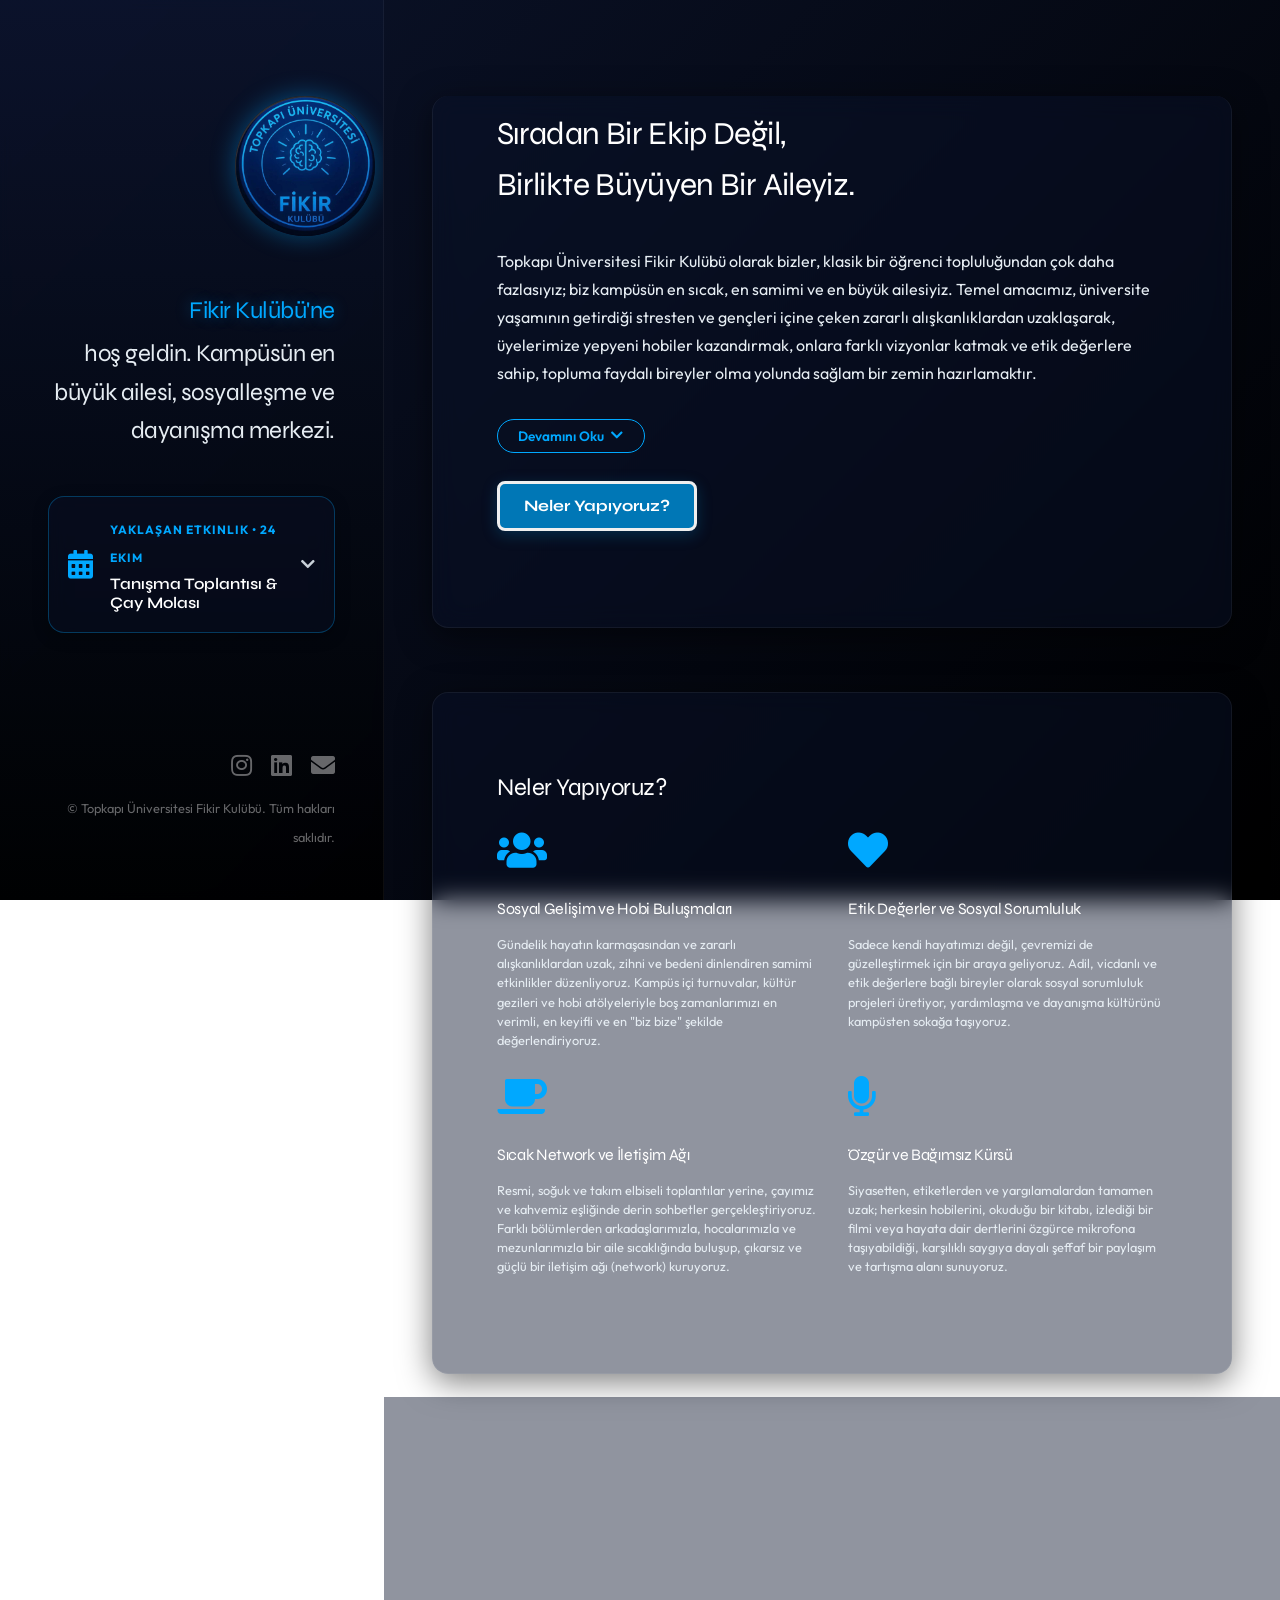
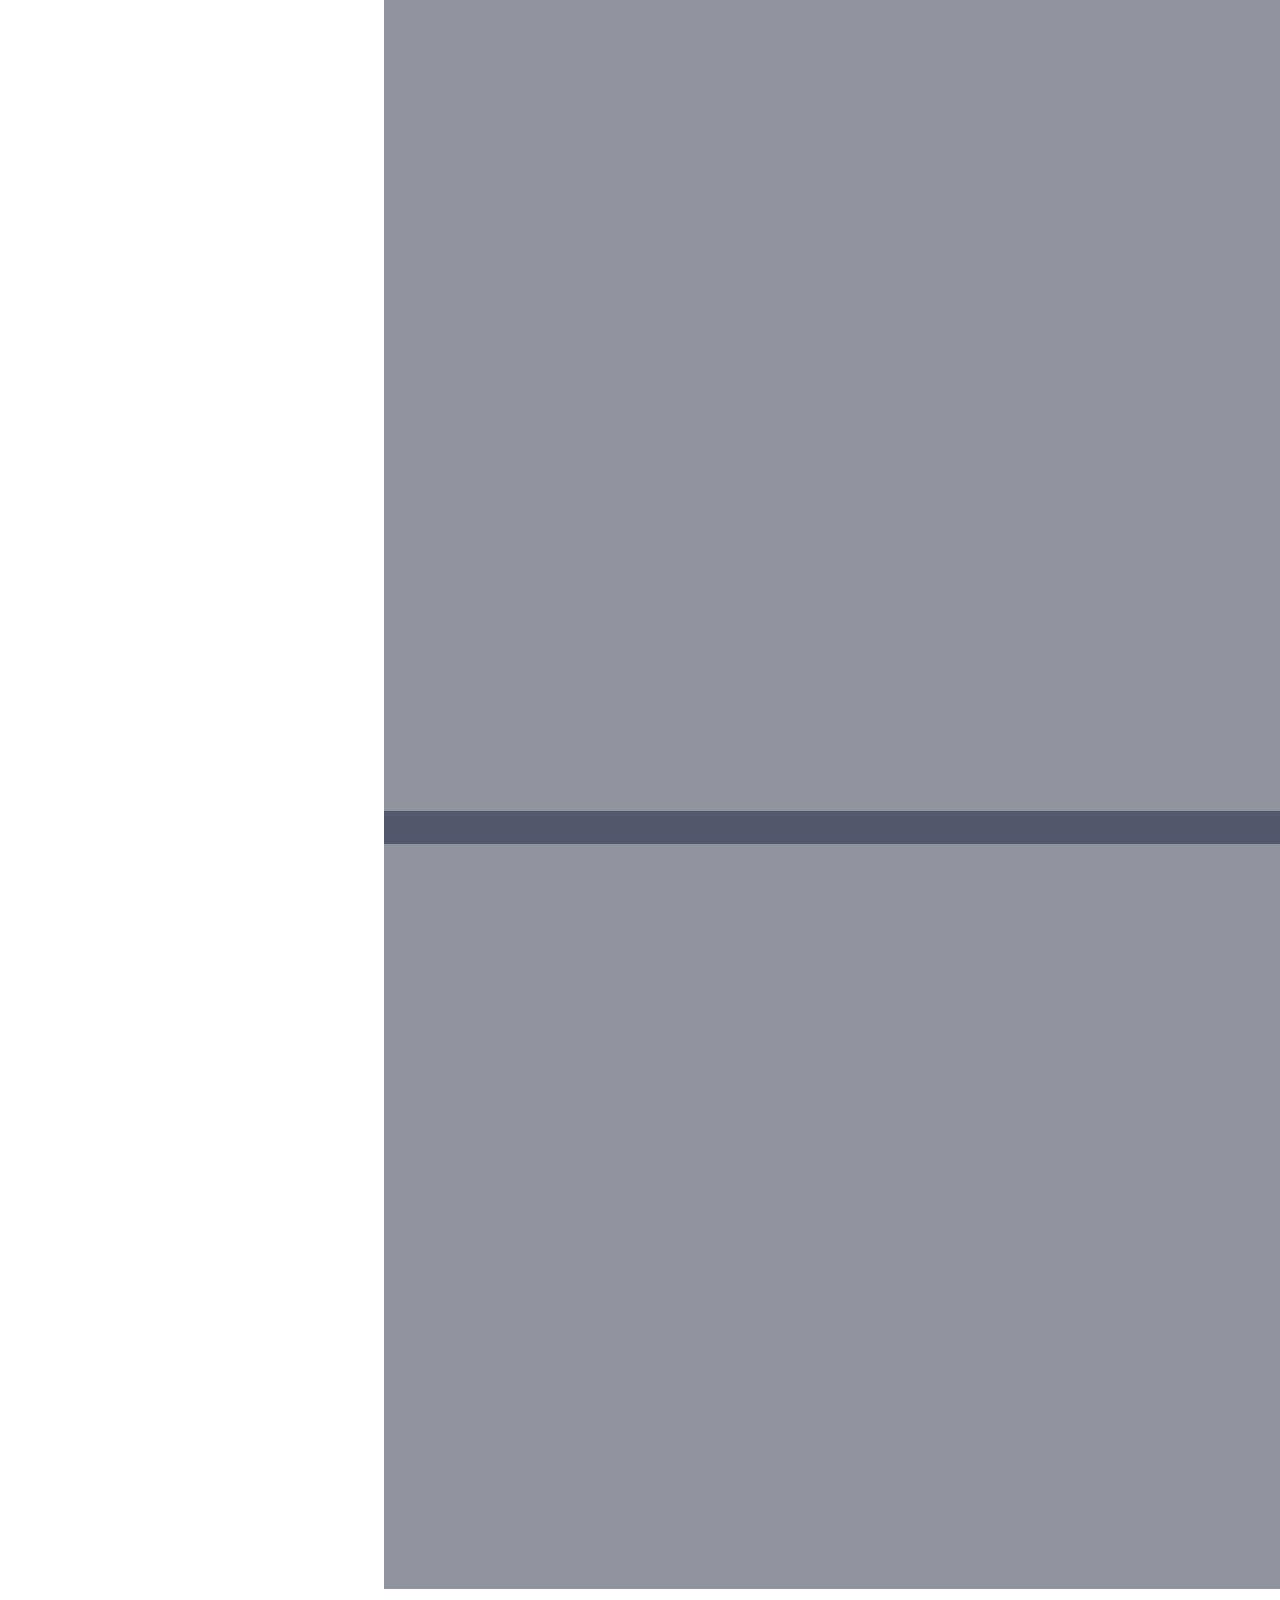
<file: FİİKİR.html>
<!DOCTYPE HTML>
<!--
    Fikir Kulübü Özel Tasarımı
    Topkapı Üniversitesi Fikir Kulübü için "Aile ve Sosyal Network" vizyonuyla hazırlanmıştır.
-->
<html>
    <head>
        <title>Fikir Kulübü | Topkapı Üniversitesi</title>
        <meta charset="utf-8" />
        <meta name="viewport" content="width=device-width, initial-scale=1, user-scalable=no" />
        <link rel="stylesheet" href="assets/css/main.css" />
        
        <!-- Özel Fontlar: Syne (Başlıklar) ve Outfit (Metinler) -->
        <link rel="preconnect" href="https://fonts.googleapis.com">
        <link rel="preconnect" href="https://fonts.gstatic.com" crossorigin>
        <link href="https://fonts.googleapis.com/css2?family=Outfit:wght@300;400;600&family=Syne:wght@500;700;800&display=swap" rel="stylesheet">

        <!-- Fikir Kulübü Özel Stil İlaveleri -->
        <style>
            /* Gece Mavisinden Siyaha Sabit Arka Plan Geçişi */
            body {
                background: linear-gradient(135deg, #0b132b 0%, #000000 100%) !important;
                background-attachment: fixed !important;
            }
            
            body, input, select, textarea {
                font-family: 'Outfit', sans-serif !important;
                color: #e6edf3;
            }

            /* --- TÜRKÇE KARAKTER KESİLME HATASI KESİN ÇÖZÜMÜ --- */
            h1, h2, h3, h4, h5, h6, strong, b {
                font-family: 'Syne', sans-serif !important;
                color: #ffffff;
                letter-spacing: -0.02em;
                line-height: 1.6 !important; /* Satır yüksekliği artırıldı */
                padding-top: 12px !important; /* Üstten ekstra boşluk bırakıldı */
                padding-bottom: 5px !important;
                overflow: visible !important;
                display: block; /* Flex baskısı kaldırıldı */
            }
            
            /* --- ÖZELLEŞTİRİLMİŞ SOL PANEL (SCROLL EKLENDİ) --- */
            #header {
                background: linear-gradient(180deg, rgba(11, 19, 43, 0.9) 0%, rgba(0, 0, 0, 0.9) 100%);
                border-right: 1px solid rgba(255,255,255,0.05);
                backdrop-filter: blur(5px);
                overflow-y: auto !important; 
                scrollbar-width: thin; 
                scrollbar-color: rgba(0, 168, 255, 0.5) transparent;
            }
            
            /* Chrome, Edge ve Safari için Sol Panel Scroll Tasarımı */
            #header::-webkit-scrollbar {
                width: 6px;
            }
            #header::-webkit-scrollbar-track {
                background: transparent;
            }
            #header::-webkit-scrollbar-thumb {
                background-color: rgba(0, 168, 255, 0.4);
                border-radius: 10px;
            }
            #header::-webkit-scrollbar-thumb:hover {
                background-color: rgba(0, 168, 255, 0.8);
            }

            #header h1 {
                font-size: 1.5em;
                color: #e6edf3;
            }
            #header h1 strong {
                color: #00a8ff;
                text-shadow: 0 0 15px rgba(0, 168, 255, 0.4);
            }

            /* Logo Arka Plan Griliğini Kaldırma */
            #header .image.avatar {
                background: transparent !important;
                border: none !important;
                padding: 0 !important;
                margin-bottom: 1.5em;
                display: inline-block;
            }
            #header .image.avatar img {
                background: transparent !important;
                border: none !important;
                border-radius: 50% !important; 
                width: 140px !important; 
                height: 140px !important;
                object-fit: cover;
                box-shadow: 0 0 25px rgba(0, 168, 255, 0.4); 
            }

            /* --- ETKİNLİK TAKVİMİ WIDGET --- */
            .event-widget {
                background: rgba(11, 19, 43, 0.4);
                backdrop-filter: blur(10px);
                border: 1px solid rgba(0, 168, 255, 0.3);
                border-radius: 16px;
                padding: 1.2em;
                margin-top: 2.5em; 
                cursor: pointer;
                transition: all 0.3s ease;
                text-align: left;
                box-shadow: 0 4px 15px rgba(0, 0, 0, 0.3);
            }
            .event-widget:hover {
                border-color: rgba(0, 168, 255, 0.8);
                background: rgba(11, 19, 43, 0.6);
                box-shadow: 0 4px 20px rgba(0, 168, 255, 0.2);
            }
            .event-widget-header {
                display: flex;
                align-items: center;
                justify-content: space-between;
            }
            .event-icon {
                font-size: 1.8em;
                color: #00a8ff;
                margin-right: 0.6em;
            }
            .next-event-info {
                display: flex;
                flex-direction: column;
                flex-grow: 1;
            }
            .event-date {
                color: #00a8ff;
                font-size: 0.75em;
                font-weight: 700;
                text-transform: uppercase;
                letter-spacing: 1px;
                margin-bottom: 0.2em;
            }
            .event-title {
                color: #ffffff;
                font-size: 1em;
                font-weight: 600;
                font-family: 'Syne', sans-serif;
                line-height: 1.2;
            }
            .toggle-icon {
                color: #c9d1d9;
                transition: transform 0.3s ease;
            }
            .event-list {
                max-height: 0;
                overflow-y: hidden;
                transition: max-height 0.4s ease-out, margin-top 0.4s ease-out, opacity 0.3s ease;
                opacity: 0;
            }
            .event-list.open {
                max-height: 220px; 
                overflow-y: auto; 
                margin-top: 1em;
                opacity: 1;
                border-top: 1px solid rgba(0, 168, 255, 0.2);
                padding-top: 1em;
                padding-right: 5px;
            }
            .event-list::-webkit-scrollbar {
                width: 4px;
            }
            .event-list::-webkit-scrollbar-thumb {
                background-color: #00a8ff;
                border-radius: 10px;
            }
            .event-list ul {
                list-style: none !important;
                padding: 0 !important;
                margin: 0 !important;
            }
            .event-list ul li {
                font-size: 0.9em;
                color: #e6edf3;
                margin-bottom: 1em;
                padding-left: 0 !important;
                display: flex;
                flex-direction: column;
            }
            .event-list ul li strong {
                color: #00a8ff;
                font-size: 0.85em;
                letter-spacing: 0.5px;
            }
            
            /* İçerik Kartları - Koyu Cam (Glassmorphism) Etkisi */
            #main > section {
                background: rgba(11, 19, 43, 0.45);
                backdrop-filter: blur(12px);
                border: 1px solid rgba(255,255,255,0.06);
                border-radius: 16px;
                padding: 4em;
                margin-bottom: 3em;
                box-shadow: 0 8px 32px 0 rgba(0, 0, 0, 0.5);
                transition: border-color 0.4s ease, box-shadow 0.4s ease;
            }
            #main > section:hover {
                border-color: rgba(0, 168, 255, 0.2);
                box-shadow: 0 8px 32px 0 rgba(0, 168, 255, 0.1);
            }

            /* Devamını Oku CSS */
            .read-more-content {
                max-height: 0;
                overflow: hidden;
                transition: max-height 0.5s ease-out, opacity 0.4s ease;
                opacity: 0;
            }
            .read-more-content.expanded {
                max-height: 500px; 
                opacity: 1;
                margin-top: 1em;
            }
            .read-more-btn {
                background: none !important;
                border: 1px solid #00a8ff !important;
                color: #00a8ff !important;
                font-size: 0.85em !important;
                padding: 0.5em 1.5em !important;
                border-radius: 20px !important;
                cursor: pointer;
                transition: all 0.3s ease;
                font-family: 'Outfit', sans-serif !important;
                font-weight: 600;
                display: inline-flex;
                align-items: center;
                gap: 0.5em;
                box-shadow: none !important;
            }
            .read-more-btn:hover {
                background: rgba(0, 168, 255, 0.15) !important;
                transform: translateY(-2px);
                box-shadow: 0 4px 15px rgba(0, 168, 255, 0.2) !important;
            }

            /* İkon Kutuları */
            .feature-icon {
                font-size: 2.5em;
                color: #00a8ff;
                margin-bottom: 0.5em;
                display: block;
                transition: transform 0.3s ease, color 0.3s ease;
            }
            .work-item:hover .feature-icon {
                transform: scale(1.1);
                color: #00d2ff;
            }

            /* Yönetim Kadrosu Profil Tasarımı */
            .team-member {
                text-align: center;
                margin-bottom: 2.5em;
                display: flex;
                flex-direction: column;
                align-items: center;
            }
            .team-member img {
                border-radius: 50%;
                width: 160px;
                height: 160px;
                max-width: 100%;
                object-fit: cover;
                border: 3px solid rgba(0, 168, 255, 0.5);
                box-shadow: 0 0 20px rgba(0, 168, 255, 0.2);
                margin-bottom: 1em;
                transition: transform 0.3s ease, border-color 0.3s ease, box-shadow 0.3s ease;
            }
            .team-member img:hover {
                transform: scale(1.05);
                border-color: rgba(0, 168, 255, 1);
                box-shadow: 0 0 25px rgba(0, 168, 255, 0.5);
            }

            /* Resmi Olmayanlar İçin Boş Çerçeve */
            .empty-avatar {
                border-radius: 50%;
                width: 160px;
                height: 160px;
                max-width: 100%;
                border: 3px dashed rgba(0, 168, 255, 0.4);
                background: rgba(11, 19, 43, 0.4);
                margin-bottom: 1em;
                display: flex;
                align-items: center;
                justify-content: center;
                color: rgba(0, 168, 255, 0.6);
                font-size: 0.9em;
                font-weight: 600;
                transition: all 0.3s ease;
            }
            .team-member:hover .empty-avatar {
                border-color: rgba(0, 168, 255, 0.8);
                color: rgba(0, 168, 255, 1);
            }

            /* İsim Kesilme Sorunu Çözümü İçin Ekstra Düzenleme */
            .team-member h3 {
                margin-bottom: 0.2em;
                font-size: 1.15em;
                line-height: 1.6 !important;
                min-height: 3.5em; 
                width: 100%;
            }
            .team-member p {
                color: #00a8ff;
                font-weight: 600;
                font-size: 0.85em;
                margin: 0;
            }

            /* Butonlar (Genel) */
            input[type="submit"], .button {
                background-color: #0077b6 !important; 
                color: white !important;
                border-radius: 8px !important;
                font-family: 'Syne', sans-serif !important;
                font-weight: 700;
                transition: all 0.3s ease;
                box-shadow: 0 4px 15px rgba(0, 119, 182, 0.3);
            }
            input[type="submit"]:hover, .button:hover {
                background-color: #0096c7 !important;
                transform: translateY(-2px);
                box-shadow: 0 6px 20px rgba(0, 150, 199, 0.5);
            }

            /* Form Elemanları */
            input[type="text"], input[type="email"], input[type="tel"], textarea {
                background: rgba(11, 19, 43, 0.6) !important;
                border: 1px solid rgba(0, 168, 255, 0.3) !important;
                color: white !important;
                border-radius: 6px !important;
            }
            input[type="text"]:focus, input[type="email"]:focus, input[type="tel"]:focus, textarea:focus {
                border-color: #00a8ff !important;
                box-shadow: 0 0 0 2px rgba(0, 168, 255, 0.2) !important;
            }
        </style>
    </head>
    <body class="is-preload">

        <!-- Header -->
            <header id="header">
                <div class="inner">
                    <!-- Kulüp Logosu -->
                    <a href="#" class="image avatar"><img src="images/Kadro/logo.jpeg" alt="Topkapı Üniversitesi Fikir Kulübü Logosu" /></a>
                    <h1><strong>Fikir Kulübü'ne</strong> hoş geldin.<br />
                    Kampüsün en büyük ailesi,<br />
                    sosyalleşme ve dayanışma merkezi.</h1>
                    
                    <!-- ETKİNLİK TAKVİMİ WIDGET -->
                    <div class="event-widget" id="eventWidget" onclick="toggleEvents()">
                        <div class="event-widget-header">
                            <span class="icon solid fa-calendar-alt event-icon"></span>
                            <div class="next-event-info">
                                <span class="event-date">Yaklaşan Etkinlik • 24 Ekim</span>
                                <span class="event-title">Tanışma Toplantısı & Çay Molası</span>
                            </div>
                            <span class="icon solid fa-chevron-down toggle-icon" id="eventToggleIcon"></span>
                        </div>
                        
                        <div class="event-list" id="eventList">
                            <ul>
                                <li>
                                    <strong>24 Ekim Perşembe</strong>
                                    Tanışma Toplantısı & Çay Molası
                                </li>
                                <li>
                                    <strong>10 Kasım Cuma</strong>
                                    Güz Dönemi İlk Atölyesi
                                </li>
                                <li>
                                    <strong>25 Kasım Çarşamba</strong>
                                    Açık Kürsü Sohbetleri
                                </li>
                                <li>
                                    <strong>5 Aralık Pazartesi</strong>
                                    Sosyal Sorumluluk Saha Etkinliği
                                </li>
                            </ul>
                        </div>
                    </div>
                </div>
            </header>

        <!-- Main -->
            <div id="main">

                <!-- Bölüm 1: Hakkımızda -->
                    <section id="one">
                        <header class="major">
                            <h2>Sıradan Bir Ekip Değil,<br />
                            Birlikte Büyüyen Bir Aileyiz.</h2>
                        </header>
                        <p>Topkapı Üniversitesi Fikir Kulübü olarak bizler, klasik bir öğrenci topluluğundan çok daha fazlasıyız; biz kampüsün en sıcak, en samimi ve en büyük ailesiyiz. Temel amacımız, üniversite yaşamının getirdiği stresten ve gençleri içine çeken zararlı alışkanlıklardan uzaklaşarak, üyelerimize yepyeni hobiler kazandırmak, onlara farklı vizyonlar katmak ve etik değerlere sahip, topluma faydalı bireyler olma yolunda sağlam bir zemin hazırlamaktır.</p>
                        
                        <!-- Gizlenmiş İçerik -->
                        <div class="read-more-content" id="aboutMoreText">
                            <p>Hiçbir siyasi görüşe, kutuplaşmaya veya ayrımcılığa yer vermeyen, tamamen tarafsız, kucaklayıcı ve eşitlikçi bir yapıya sahibiz. Bizim için asıl mesele, salt akademik veya profesyonel hırslar peşinde koşmak değil; iyi günde ve kötü günde birbirinin yanında duran, dertleşen, birlikte gülen ve birlikte gelişen sağlam bir dostluk bağı kurmaktır. Sadece kariyerinize değil, karakterinize ve ruhunuza da dokunacak etkinliklerle, hayat boyu sürecek dostlukların temellerini burada, bu çatının altında atıyoruz. Kendini yalnız hissetmediğin, fikirlerini, hobilerini ve hayallerini özgürce paylaşabildiğin ve günün sonunda "İyi ki buradayım" diyeceğin bu büyük aileye seni de bekliyoruz.</p>
                        </div>
                        
                        <!-- Devamını Oku Butonu -->
                        <button class="read-more-btn" id="readMoreBtn" onclick="toggleReadMore()">
                            Devamını Oku <i class="fas fa-chevron-down"></i>
                        </button>
                        
                        <br><br>
                        <ul class="actions">
                            <li><a href="#two" class="button smooth-scroll">Neler Yapıyoruz?</a></li>
                        </ul>
                    </section>

                <!-- Bölüm 2: Faaliyetlerimiz -->
                    <section id="two">
                        <h2>Neler Yapıyoruz?</h2>
                        <div class="row">
                            <article class="col-6 col-12-xsmall work-item">
                                <span class="icon solid fa-users feature-icon"></span>
                                <h3>Sosyal Gelişim ve Hobi Buluşmaları</h3>
                                <p>Gündelik hayatın karmaşasından ve zararlı alışkanlıklardan uzak, zihni ve bedeni dinlendiren samimi etkinlikler düzenliyoruz. Kampüs içi turnuvalar, kültür gezileri ve hobi atölyeleriyle boş zamanlarımızı en verimli, en keyifli ve en "biz bize" şekilde değerlendiriyoruz.</p>
                            </article>
                            <article class="col-6 col-12-xsmall work-item">
                                <span class="icon solid fa-heart feature-icon"></span>
                                <h3>Etik Değerler ve Sosyal Sorumluluk</h3>
                                <p>Sadece kendi hayatımızı değil, çevremizi de güzelleştirmek için bir araya geliyoruz. Adil, vicdanlı ve etik değerlere bağlı bireyler olarak sosyal sorumluluk projeleri üretiyor, yardımlaşma ve dayanışma kültürünü kampüsten sokağa taşıyoruz.</p>
                            </article>
                            <article class="col-6 col-12-xsmall work-item">
                                <span class="icon solid fa-coffee feature-icon"></span>
                                <h3>Sıcak Network ve İletişim Ağı</h3>
                                <p>Resmi, soğuk ve takım elbiseli toplantılar yerine, çayımız ve kahvemiz eşliğinde derin sohbetler gerçekleştiriyoruz. Farklı bölümlerden arkadaşlarımızla, hocalarımızla ve mezunlarımızla bir aile sıcaklığında buluşup, çıkarsız ve güçlü bir iletişim ağı (network) kuruyoruz.</p>
                            </article>
                            <article class="col-6 col-12-xsmall work-item">
                                <span class="icon solid fa-microphone feature-icon"></span>
                                <h3>Özgür ve Bağımsız Kürsü</h3>
                                <p>Siyasetten, etiketlerden ve yargılamalardan tamamen uzak; herkesin hobilerini, okuduğu bir kitabı, izlediği bir filmi veya hayata dair dertlerini özgürce mikrofona taşıyabildiği, karşılıklı saygıya dayalı şeffaf bir paylaşım ve tartışma alanı sunuyoruz.</p>
                            </article>
                        </div>
                    </section>

                <!-- Bölüm 3: Yönetim Kadrosu -->
                    <section id="three">
                        <h2>Yönetim Kadrosu</h2>
                        <p>Biz büyük bir aileyiz. Bu aileyi bir arada tutmak, etkinliklerimizin sorunsuz işlemesini sağlamak ve her bir üyemizin sesini duyurabilmesi için çalışan, kapısı ve telefonu her zaman, herkese açık olan yönetim kurulumuz.</p>
                        
                        <div class="row">
                            <article class="col-3 col-6-xsmall team-member">
                                <img src="images/Kadro/başkan.jpeg" alt="Derin Çakır" />
                                <h3>Derin Çakır</h3>
                                <p>Başkan</p>
                            </article>
                            
                            <article class="col-3 col-6-xsmall team-member">
                                <img src="images/Kadro/fatih.jpeg" alt="Fatih Çoban" />
                                <h3>Fatih Çoban</h3>
                                <p>Başkan Yardımcısı</p>
                            </article>
                            
                            <article class="col-3 col-6-xsmall team-member">
                                <img src="images/Kadro/miko.jpeg" alt="Mikail Yılmaz" />
                                <h3>Mikail Yılmaz</h3>
                                <p>Mali İşler</p>
                            </article>
                            
                            <article class="col-3 col-6-xsmall team-member">
                                <img src="images/Kadro/elif_yönetim.jpeg" alt="Reyyan Elif Süer" />
                                <h3>Reyyan Elif Süer</h3>
                                <p>İnsan Kaynakları</p>
                            </article>

                            <article class="col-3 col-6-xsmall team-member">
                                <img src="images/Kadro/ibo.jpeg" alt="İbrahim Öztemir" />
                                <h3>İbrahim Öztemir</h3>
                                <p>Bilişim ve Teknoloji</p>
                            </article>

                            <article class="col-3 col-6-xsmall team-member">
                                <img src="images/Kadro/savaş.jpeg" alt="Muhammet Savaş" />
                                <h3>Muhammet Savaş</h3>
                                <p>Bilişim ve Teknoloji</p>
                            </article>

                            <article class="col-3 col-6-xsmall team-member">
                                <div class="empty-avatar">Yakında</div>
                                <h3>Mert İnce</h3>
                                <p>Organizasyon</p>
                            </article>

                            <article class="col-3 col-6-xsmall team-member">
                                <div class="empty-avatar">Yakında</div>
                                <h3>Mina Makascı</h3>
                                <p>Sosyal Medya</p>
                            </article>
                        </div>
                    </section>

                <!-- Bölüm 4: İletişim Formu -->
                    <section id="four">
                        <h2>Fikrini Ne</h2>
                        <p>Sadece kayıt olmak veya iş konuşmak için değil; gelip bizimle tanışmak, dertleşmek, yeni bir hobi edinmek veya sadece yalnız kalmamak için kapımız sana her zaman açık. Aşağıdaki formu doldur, kulüp odamıza uğra ve bu büyük ailenin ayrılmaz bir parçası ol.</p>
                        <div class="row">
                            <div class="col-8 col-12-small">
                                
                                <form action="https://formsubmit.co/seninmailadresin@gmail.com" method="POST">
                                    <input type="hidden" name="_subject" value="Fikir Kulübü Yeni Başvuru!">
                                    
                                    <div class="row gtr-uniform gtr-50">
                                        <div class="col-6 col-12-xsmall">
                                            <input type="text" name="Ad_Soyad" id="name" placeholder="          Adın Soyadın" required />
                                        </div>
                                        <div class="col-6 col-12-xsmall">
                                            <input type="email" name="E_Posta" id="email" placeholder="       E-posta Adresin" required />
                                        </div>
                                        <div class="col-12">
                                            <input type="tel" name="Telefon" id="phone" placeholder="              Telefon Numaran " required />
                                        </div>
                                        <div class="col-12">
                                            <textarea name="Mesaj" id="message" placeholder="Bize kısaca kendinden, hobilerinden veya beklentilerinden bahset..." rows="4" required></textarea>
                                        </div>
                                    </div>
                                    <br>
                                    <ul class="actions">
                                        <li><input type="submit" value="Aramıza Katıl" /></li>
                                    </ul>
                                </form>

                            </div>
                            <div class="col-4 col-12-small">
                                <ul class="labeled-icons">
                                    <li>
                                        <h3 class="icon solid fa-home"><span class="label">Adres</span></h3>
                                        Topkapı Üniversitesi Kampüsü<br />
                                        İstanbul, Türkiye
                                    </li>
                                    <li>
                                        <h3 class="icon solid fa-envelope"><span class="label">E-posta</span></h3>
                                        <!-- Mail adresine tıklandığında direkt mail gönderme ekranı açılır -->
                                        <a href="mailto:fikirtopkapi@gmail.com">fikirtopkapi@gmail.com</a>
                                    </li>
                                    <li>
                                        <h3 class="icon brands fa-instagram"><span class="label">Instagram</span></h3>
                                        <!-- target="_blank" sayesinde Instagram yeni sekmede açılır -->
                                        <a href="https://www.instagram.com/fikirtopkapi/" target="_blank">@fikirtopkapi</a>
                                    </li>
                                </ul>
                            </div>
                        </div>
                    </section>
            </div>
            
        <!-- Footer -->
            <footer id="footer">
                <div class="inner">
                    <ul class="icons">
                        <li><a href="https://www.instagram.com/fikirtopkapi/" target="_blank" class="icon brands fa-instagram"><span class="label">Instagram</span></a></li>
                        <li><a href="#" class="icon brands fa-linkedin"><span class="label">LinkedIn</span></a></li>
                        <li><a href="mailto:fikirtopkapi@gmail.com" class="icon solid fa-envelope"><span class="label">Email</span></a></li>
                    </ul>
                    <ul class="copyright">
                        <li>&copy; Topkapı Üniversitesi Fikir Kulübü. Tüm hakları saklıdır.</li>
                    </ul>
                </div>
            </footer>

        <!-- Scripts -->
            <script src="assets/js/jquery.min.js"></script>
            <script src="assets/js/jquery.poptrox.min.js"></script>
            <script src="assets/js/browser.min.js"></script>
            <script src="assets/js/breakpoints.min.js"></script>
            <script src="assets/js/util.js"></script>
            <script src="assets/js/main.js"></script>
            
            <!-- Etkinlik Takvimi & Devamını Oku Scripti -->
            <script>
                function toggleEvents() {
                    var eventList = document.getElementById("eventList");
                    var toggleIcon = document.getElementById("eventToggleIcon");
                    
                    if (eventList.classList.contains("open")) {
                        eventList.classList.remove("open");
                        toggleIcon.style.transform = "rotate(0deg)";
                    } else {
                        eventList.classList.add("open");
                        toggleIcon.style.transform = "rotate(180deg)";
                    }
                }

                function toggleReadMore() {
                    var moreText = document.getElementById("aboutMoreText");
                    var btnText = document.getElementById("readMoreBtn");

                    if (moreText.classList.contains("expanded")) {
                        moreText.classList.remove("expanded");
                        btnText.innerHTML = 'Devamını Oku <i class="fas fa-chevron-down"></i>';
                    } else {
                        moreText.classList.add("expanded");
                        btnText.innerHTML = 'Daha Az Göster <i class="fas fa-chevron-up"></i>';
                    }
                }
            </script>

    </body>
</html>
</file>
<file: assets/css/main.css>
@import url("fontawesome-all.min.css");
@import url("https://fonts.googleapis.com/css?family=Source+Sans+Pro:400,400italic");

/*
	Strata by HTML5 UP
	html5up.net | @ajlkn
	Free for personal and commercial use under the CCA 3.0 license (html5up.net/license)
*/

html, body, div, span, applet, object,
iframe, h1, h2, h3, h4, h5, h6, p, blockquote,
pre, a, abbr, acronym, address, big, cite,
code, del, dfn, em, img, ins, kbd, q, s, samp,
small, strike, strong, sub, sup, tt, var, b,
u, i, center, dl, dt, dd, ol, ul, li, fieldset,
form, label, legend, table, caption, tbody,
tfoot, thead, tr, th, td, article, aside,
canvas, details, embed, figure, figcaption,
footer, header, hgroup, menu, nav, output, ruby,
section, summary, time, mark, audio, video {
	margin: 0;
	padding: 0;
	border: 0;
	font-size: 100%;
	font: inherit;
	vertical-align: baseline;}

article, aside, details, figcaption, figure,
footer, header, hgroup, menu, nav, section {
	display: block;}

body {
	line-height: 1;
}

ol, ul {
	list-style: none;
}

blockquote, q {
	quotes: none;
}

	blockquote:before, blockquote:after, q:before, q:after {
		content: '';
		content: none;
	}

table {
	border-collapse: collapse;
	border-spacing: 0;
}

body {
	-webkit-text-size-adjust: none;
}

mark {
	background-color: transparent;
	color: inherit;
}

input::-moz-focus-inner {
	border: 0;
	padding: 0;
}

input, select, textarea {
	-moz-appearance: none;
	-webkit-appearance: none;
	-ms-appearance: none;
	appearance: none;
}

/* Basic */

	html {
		box-sizing: border-box;
	}

	*, *:before, *:after {
		box-sizing: inherit;
	}

	body {
		background: #5249a7;
	}

		body.is-preload *, body.is-preload *:before, body.is-preload *:after {
			-moz-animation: none !important;
			-webkit-animation: none !important;
			-ms-animation: none !important;
			animation: none !important;
			-moz-transition: none !important;
			-webkit-transition: none !important;
			-ms-transition: none !important;
			transition: none !important;
		}

	body, input, select, textarea {
		color: #a2a2a2;
		font-family: "Source Sans Pro", Helvetica, sans-serif;
		font-size: 16pt;
		font-weight: 400;
		line-height: 1.75em;
	}

	a {
		-moz-transition: color 0.2s ease-in-out, border-color 0.2s ease-in-out;
		-webkit-transition: color 0.2s ease-in-out, border-color 0.2s ease-in-out;
		-ms-transition: color 0.2s ease-in-out, border-color 0.2s ease-in-out;
		transition: color 0.2s ease-in-out, border-color 0.2s ease-in-out;
		border-bottom: dotted 1px;
		color: #49bf9d;
		text-decoration: none;
	}

		a:hover {
			border-bottom-color: transparent;
			color: #49bf9d !important;
			text-decoration: none;
		}

	strong, b {
		color: #787878;
		font-weight: 400;
	}

	em, i {
		font-style: italic;
	}

	p {
		margin: 0 0 2em 0;
	}

	h1, h2, h3, h4, h5, h6 {
		color: #787878;
		font-weight: 400;
		line-height: 1em;
		margin: 0 0 1em 0;
	}

		h1 a, h2 a, h3 a, h4 a, h5 a, h6 a {
			color: inherit;
			text-decoration: none;
		}

	h1 {
		font-size: 2em;
		line-height: 1.5em;
	}

	h2 {
		font-size: 1.5em;
		line-height: 1.5em;
	}

	h3 {
		font-size: 1.25em;
		line-height: 1.5em;
	}

	h4 {
		font-size: 1.1em;
		line-height: 1.5em;
	}

	h5 {
		font-size: 0.9em;
		line-height: 1.5em;
	}

	h6 {
		font-size: 0.7em;
		line-height: 1.5em;
	}

	sub {
		font-size: 0.8em;
		position: relative;
		top: 0.5em;
	}

	sup {
		font-size: 0.8em;
		position: relative;
		top: -0.5em;
	}

	hr {
		border: 0;
		border-bottom: solid 2px #efefef;
		margin: 2em 0;
	}

		hr.major {
			margin: 3em 0;
		}

	blockquote {
		border-left: solid 6px #efefef;
		font-style: italic;
		margin: 0 0 2em 0;
		padding: 0.5em 0 0.5em 1.5em;
	}

	code {
		background: #f7f7f7;
		border-radius: 0.35em;
		border: solid 2px #efefef;
		font-family: "Courier New", monospace;
		font-size: 0.9em;
		margin: 0 0.25em;
		padding: 0.25em 0.65em;
	}

	pre {
		-webkit-overflow-scrolling: touch;
		font-family: "Courier New", monospace;
		font-size: 0.9em;
		margin: 0 0 2em 0;
	}

		pre code {
			display: block;
			line-height: 1.75em;
			padding: 1em 1.5em;
			overflow-x: auto;
		}

	.align-left {
		text-align: left;
	}

	.align-center {
		text-align: center;
	}

	.align-right {
		text-align: right;
	}

/* Container */

	.container {
		margin: 0 auto;
		max-width: calc(100% - 4em);
		width: 100%;
	}

		.container.xsmall {
			width: 25%;
		}

		.container.small {
			width: 50%;
		}

		.container.medium {
			width: 75%;
		}

		.container.large {
			width: 125%;
		}

		.container.xlarge {
			width: 150%;
		}

		.container.max {
			width: 100%;
		}

		@media screen and (max-width: 980px) {

			.container {
				width: 100% !important;
				max-width: 100% !important;
			}

		}

		@media screen and (max-width: 480px) {

			.container {
				max-width: calc(100% - 3em);
			}

		}

/* Row */

	.row {
		display: flex;
		flex-wrap: wrap;
		box-sizing: border-box;
		align-items: stretch;
	}

		.row > * {
			box-sizing: border-box;
		}

		.row.gtr-uniform > * > :last-child {
			margin-bottom: 0;
		}

		.row.aln-left {
			justify-content: flex-start;
		}

		.row.aln-center {
			justify-content: center;
		}

		.row.aln-right {
			justify-content: flex-end;
		}

		.row.aln-top {
			align-items: flex-start;
		}

		.row.aln-middle {
			align-items: center;
		}

		.row.aln-bottom {
			align-items: flex-end;
		}

		.row > .imp {
			order: -1;
		}

		.row > .col-1 {
			width: 8.33333%;
		}

		.row > .off-1 {
			margin-left: 8.33333%;
		}

		.row > .col-2 {
			width: 16.66667%;
		}

		.row > .off-2 {
			margin-left: 16.66667%;
		}

		.row > .col-3 {
			width: 25%;
		}

		.row > .off-3 {
			margin-left: 25%;
		}

		.row > .col-4 {
			width: 33.33333%;
		}

		.row > .off-4 {
			margin-left: 33.33333%;
		}

		.row > .col-5 {
			width: 41.66667%;
		}

		.row > .off-5 {
			margin-left: 41.66667%;
		}

		.row > .col-6 {
			width: 50%;
		}

		.row > .off-6 {
			margin-left: 50%;
		}

		.row > .col-7 {
			width: 58.33333%;
		}

		.row > .off-7 {
			margin-left: 58.33333%;
		}

		.row > .col-8 {
			width: 66.66667%;
		}

		.row > .off-8 {
			margin-left: 66.66667%;
		}

		.row > .col-9 {
			width: 75%;
		}

		.row > .off-9 {
			margin-left: 75%;
		}

		.row > .col-10 {
			width: 83.33333%;
		}

		.row > .off-10 {
			margin-left: 83.33333%;
		}

		.row > .col-11 {
			width: 91.66667%;
		}

		.row > .off-11 {
			margin-left: 91.66667%;
		}

		.row > .col-12 {
			width: 100%;
		}

		.row > .off-12 {
			margin-left: 100%;
		}

		.row.gtr-0 {
			margin-top: 0;
			margin-left: 0em;
		}

			.row.gtr-0 > * {
				padding: 0 0 0 0em;
			}

			.row.gtr-0.gtr-uniform {
				margin-top: 0em;
			}

				.row.gtr-0.gtr-uniform > * {
					padding-top: 0em;
				}

		.row.gtr-25 {
			margin-top: 0;
			margin-left: -0.625em;
		}

			.row.gtr-25 > * {
				padding: 0 0 0 0.625em;
			}

			.row.gtr-25.gtr-uniform {
				margin-top: -0.625em;
			}

				.row.gtr-25.gtr-uniform > * {
					padding-top: 0.625em;
				}

		.row.gtr-50 {
			margin-top: 0;
			margin-left: -1.25em;
		}

			.row.gtr-50 > * {
				padding: 0 0 0 1.25em;
			}

			.row.gtr-50.gtr-uniform {
				margin-top: -1.25em;
			}

				.row.gtr-50.gtr-uniform > * {
					padding-top: 1.25em;
				}

		.row {
			margin-top: 0;
			margin-left: -2.5em;
		}

			.row > * {
				padding: 0 0 0 2.5em;
			}

			.row.gtr-uniform {
				margin-top: -2.5em;
			}

				.row.gtr-uniform > * {
					padding-top: 2.5em;
				}

		.row.gtr-150 {
			margin-top: 0;
			margin-left: -3.75em;
		}

			.row.gtr-150 > * {
				padding: 0 0 0 3.75em;
			}

			.row.gtr-150.gtr-uniform {
				margin-top: -3.75em;
			}

				.row.gtr-150.gtr-uniform > * {
					padding-top: 3.75em;
				}

		.row.gtr-200 {
			margin-top: 0;
			margin-left: -5em;
		}

			.row.gtr-200 > * {
				padding: 0 0 0 5em;
			}

			.row.gtr-200.gtr-uniform {
				margin-top: -5em;
			}

				.row.gtr-200.gtr-uniform > * {
					padding-top: 5em;
				}

		@media screen and (max-width: 1800px) {

			.row {
				display: flex;
				flex-wrap: wrap;
				box-sizing: border-box;
				align-items: stretch;
			}

				.row > * {
					box-sizing: border-box;
				}

				.row.gtr-uniform > * > :last-child {
					margin-bottom: 0;
				}

				.row.aln-left {
					justify-content: flex-start;
				}

				.row.aln-center {
					justify-content: center;
				}

				.row.aln-right {
					justify-content: flex-end;
				}

				.row.aln-top {
					align-items: flex-start;
				}

				.row.aln-middle {
					align-items: center;
				}

				.row.aln-bottom {
					align-items: flex-end;
				}

				.row > .imp-xlarge {
					order: -1;
				}

				.row > .col-1-xlarge {
					width: 8.33333%;
				}

				.row > .off-1-xlarge {
					margin-left: 8.33333%;
				}

				.row > .col-2-xlarge {
					width: 16.66667%;
				}

				.row > .off-2-xlarge {
					margin-left: 16.66667%;
				}

				.row > .col-3-xlarge {
					width: 25%;
				}

				.row > .off-3-xlarge {
					margin-left: 25%;
				}

				.row > .col-4-xlarge {
					width: 33.33333%;
				}

				.row > .off-4-xlarge {
					margin-left: 33.33333%;
				}

				.row > .col-5-xlarge {
					width: 41.66667%;
				}

				.row > .off-5-xlarge {
					margin-left: 41.66667%;
				}

				.row > .col-6-xlarge {
					width: 50%;
				}

				.row > .off-6-xlarge {
					margin-left: 50%;
				}

				.row > .col-7-xlarge {
					width: 58.33333%;
				}

				.row > .off-7-xlarge {
					margin-left: 58.33333%;
				}

				.row > .col-8-xlarge {
					width: 66.66667%;
				}

				.row > .off-8-xlarge {
					margin-left: 66.66667%;
				}

				.row > .col-9-xlarge {
					width: 75%;
				}

				.row > .off-9-xlarge {
					margin-left: 75%;
				}

				.row > .col-10-xlarge {
					width: 83.33333%;
				}

				.row > .off-10-xlarge {
					margin-left: 83.33333%;
				}

				.row > .col-11-xlarge {
					width: 91.66667%;
				}

				.row > .off-11-xlarge {
					margin-left: 91.66667%;
				}

				.row > .col-12-xlarge {
					width: 100%;
				}

				.row > .off-12-xlarge {
					margin-left: 100%;
				}

				.row.gtr-0 {
					margin-top: 0;
					margin-left: 0em;
				}

					.row.gtr-0 > * {
						padding: 0 0 0 0em;
					}

					.row.gtr-0.gtr-uniform {
						margin-top: 0em;
					}

						.row.gtr-0.gtr-uniform > * {
							padding-top: 0em;
						}

				.row.gtr-25 {
					margin-top: 0;
					margin-left: -0.625em;
				}

					.row.gtr-25 > * {
						padding: 0 0 0 0.625em;
					}

					.row.gtr-25.gtr-uniform {
						margin-top: -0.625em;
					}

						.row.gtr-25.gtr-uniform > * {
							padding-top: 0.625em;
						}

				.row.gtr-50 {
					margin-top: 0;
					margin-left: -1.25em;
				}

					.row.gtr-50 > * {
						padding: 0 0 0 1.25em;
					}

					.row.gtr-50.gtr-uniform {
						margin-top: -1.25em;
					}

						.row.gtr-50.gtr-uniform > * {
							padding-top: 1.25em;
						}

				.row {
					margin-top: 0;
					margin-left: -2.5em;
				}

					.row > * {
						padding: 0 0 0 2.5em;
					}

					.row.gtr-uniform {
						margin-top: -2.5em;
					}

						.row.gtr-uniform > * {
							padding-top: 2.5em;
						}

				.row.gtr-150 {
					margin-top: 0;
					margin-left: -3.75em;
				}

					.row.gtr-150 > * {
						padding: 0 0 0 3.75em;
					}

					.row.gtr-150.gtr-uniform {
						margin-top: -3.75em;
					}

						.row.gtr-150.gtr-uniform > * {
							padding-top: 3.75em;
						}

				.row.gtr-200 {
					margin-top: 0;
					margin-left: -5em;
				}

					.row.gtr-200 > * {
						padding: 0 0 0 5em;
					}

					.row.gtr-200.gtr-uniform {
						margin-top: -5em;
					}

						.row.gtr-200.gtr-uniform > * {
							padding-top: 5em;
						}

		}

		@media screen and (max-width: 1280px) {

			.row {
				display: flex;
				flex-wrap: wrap;
				box-sizing: border-box;
				align-items: stretch;
			}

				.row > * {
					box-sizing: border-box;
				}

				.row.gtr-uniform > * > :last-child {
					margin-bottom: 0;
				}

				.row.aln-left {
					justify-content: flex-start;
				}

				.row.aln-center {
					justify-content: center;
				}

				.row.aln-right {
					justify-content: flex-end;
				}

				.row.aln-top {
					align-items: flex-start;
				}

				.row.aln-middle {
					align-items: center;
				}

				.row.aln-bottom {
					align-items: flex-end;
				}

				.row > .imp-large {
					order: -1;
				}

				.row > .col-1-large {
					width: 8.33333%;
				}

				.row > .off-1-large {
					margin-left: 8.33333%;
				}

				.row > .col-2-large {
					width: 16.66667%;
				}

				.row > .off-2-large {
					margin-left: 16.66667%;
				}

				.row > .col-3-large {
					width: 25%;
				}

				.row > .off-3-large {
					margin-left: 25%;
				}

				.row > .col-4-large {
					width: 33.33333%;
				}

				.row > .off-4-large {
					margin-left: 33.33333%;
				}

				.row > .col-5-large {
					width: 41.66667%;
				}

				.row > .off-5-large {
					margin-left: 41.66667%;
				}

				.row > .col-6-large {
					width: 50%;
				}

				.row > .off-6-large {
					margin-left: 50%;
				}

				.row > .col-7-large {
					width: 58.33333%;
				}

				.row > .off-7-large {
					margin-left: 58.33333%;
				}

				.row > .col-8-large {
					width: 66.66667%;
				}

				.row > .off-8-large {
					margin-left: 66.66667%;
				}

				.row > .col-9-large {
					width: 75%;
				}

				.row > .off-9-large {
					margin-left: 75%;
				}

				.row > .col-10-large {
					width: 83.33333%;
				}

				.row > .off-10-large {
					margin-left: 83.33333%;
				}

				.row > .col-11-large {
					width: 91.66667%;
				}

				.row > .off-11-large {
					margin-left: 91.66667%;
				}

				.row > .col-12-large {
					width: 100%;
				}

				.row > .off-12-large {
					margin-left: 100%;
				}

				.row.gtr-0 {
					margin-top: 0;
					margin-left: 0em;
				}

					.row.gtr-0 > * {
						padding: 0 0 0 0em;
					}

					.row.gtr-0.gtr-uniform {
						margin-top: 0em;
					}

						.row.gtr-0.gtr-uniform > * {
							padding-top: 0em;
						}

				.row.gtr-25 {
					margin-top: 0;
					margin-left: -0.5em;
				}

					.row.gtr-25 > * {
						padding: 0 0 0 0.5em;
					}

					.row.gtr-25.gtr-uniform {
						margin-top: -0.5em;
					}

						.row.gtr-25.gtr-uniform > * {
							padding-top: 0.5em;
						}

				.row.gtr-50 {
					margin-top: 0;
					margin-left: -1em;
				}

					.row.gtr-50 > * {
						padding: 0 0 0 1em;
					}

					.row.gtr-50.gtr-uniform {
						margin-top: -1em;
					}

						.row.gtr-50.gtr-uniform > * {
							padding-top: 1em;
						}

				.row {
					margin-top: 0;
					margin-left: -2em;
				}

					.row > * {
						padding: 0 0 0 2em;
					}

					.row.gtr-uniform {
						margin-top: -2em;
					}

						.row.gtr-uniform > * {
							padding-top: 2em;
						}

				.row.gtr-150 {
					margin-top: 0;
					margin-left: -3em;
				}

					.row.gtr-150 > * {
						padding: 0 0 0 3em;
					}

					.row.gtr-150.gtr-uniform {
						margin-top: -3em;
					}

						.row.gtr-150.gtr-uniform > * {
							padding-top: 3em;
						}

				.row.gtr-200 {
					margin-top: 0;
					margin-left: -4em;
				}

					.row.gtr-200 > * {
						padding: 0 0 0 4em;
					}

					.row.gtr-200.gtr-uniform {
						margin-top: -4em;
					}

						.row.gtr-200.gtr-uniform > * {
							padding-top: 4em;
						}

		}

		@media screen and (max-width: 980px) {

			.row {
				display: flex;
				flex-wrap: wrap;
				box-sizing: border-box;
				align-items: stretch;
			}

				.row > * {
					box-sizing: border-box;
				}

				.row.gtr-uniform > * > :last-child {
					margin-bottom: 0;
				}

				.row.aln-left {
					justify-content: flex-start;
				}

				.row.aln-center {
					justify-content: center;
				}

				.row.aln-right {
					justify-content: flex-end;
				}

				.row.aln-top {
					align-items: flex-start;
				}

				.row.aln-middle {
					align-items: center;
				}

				.row.aln-bottom {
					align-items: flex-end;
				}

				.row > .imp-medium {
					order: -1;
				}

				.row > .col-1-medium {
					width: 8.33333%;
				}

				.row > .off-1-medium {
					margin-left: 8.33333%;
				}

				.row > .col-2-medium {
					width: 16.66667%;
				}

				.row > .off-2-medium {
					margin-left: 16.66667%;
				}

				.row > .col-3-medium {
					width: 25%;
				}

				.row > .off-3-medium {
					margin-left: 25%;
				}

				.row > .col-4-medium {
					width: 33.33333%;
				}

				.row > .off-4-medium {
					margin-left: 33.33333%;
				}

				.row > .col-5-medium {
					width: 41.66667%;
				}

				.row > .off-5-medium {
					margin-left: 41.66667%;
				}

				.row > .col-6-medium {
					width: 50%;
				}

				.row > .off-6-medium {
					margin-left: 50%;
				}

				.row > .col-7-medium {
					width: 58.33333%;
				}

				.row > .off-7-medium {
					margin-left: 58.33333%;
				}

				.row > .col-8-medium {
					width: 66.66667%;
				}

				.row > .off-8-medium {
					margin-left: 66.66667%;
				}

				.row > .col-9-medium {
					width: 75%;
				}

				.row > .off-9-medium {
					margin-left: 75%;
				}

				.row > .col-10-medium {
					width: 83.33333%;
				}

				.row > .off-10-medium {
					margin-left: 83.33333%;
				}

				.row > .col-11-medium {
					width: 91.66667%;
				}

				.row > .off-11-medium {
					margin-left: 91.66667%;
				}

				.row > .col-12-medium {
					width: 100%;
				}

				.row > .off-12-medium {
					margin-left: 100%;
				}

				.row.gtr-0 {
					margin-top: 0;
					margin-left: 0em;
				}

					.row.gtr-0 > * {
						padding: 0 0 0 0em;
					}

					.row.gtr-0.gtr-uniform {
						margin-top: 0em;
					}

						.row.gtr-0.gtr-uniform > * {
							padding-top: 0em;
						}

				.row.gtr-25 {
					margin-top: 0;
					margin-left: -0.5em;
				}

					.row.gtr-25 > * {
						padding: 0 0 0 0.5em;
					}

					.row.gtr-25.gtr-uniform {
						margin-top: -0.5em;
					}

						.row.gtr-25.gtr-uniform > * {
							padding-top: 0.5em;
						}

				.row.gtr-50 {
					margin-top: 0;
					margin-left: -1em;
				}

					.row.gtr-50 > * {
						padding: 0 0 0 1em;
					}

					.row.gtr-50.gtr-uniform {
						margin-top: -1em;
					}

						.row.gtr-50.gtr-uniform > * {
							padding-top: 1em;
						}

				.row {
					margin-top: 0;
					margin-left: -2em;
				}

					.row > * {
						padding: 0 0 0 2em;
					}

					.row.gtr-uniform {
						margin-top: -2em;
					}

						.row.gtr-uniform > * {
							padding-top: 2em;
						}

				.row.gtr-150 {
					margin-top: 0;
					margin-left: -3em;
				}

					.row.gtr-150 > * {
						padding: 0 0 0 3em;
					}

					.row.gtr-150.gtr-uniform {
						margin-top: -3em;
					}

						.row.gtr-150.gtr-uniform > * {
							padding-top: 3em;
						}

				.row.gtr-200 {
					margin-top: 0;
					margin-left: -4em;
				}

					.row.gtr-200 > * {
						padding: 0 0 0 4em;
					}

					.row.gtr-200.gtr-uniform {
						margin-top: -4em;
					}

						.row.gtr-200.gtr-uniform > * {
							padding-top: 4em;
						}

		}

		@media screen and (max-width: 736px) {

			.row {
				display: flex;
				flex-wrap: wrap;
				box-sizing: border-box;
				align-items: stretch;
			}

				.row > * {
					box-sizing: border-box;
				}

				.row.gtr-uniform > * > :last-child {
					margin-bottom: 0;
				}

				.row.aln-left {
					justify-content: flex-start;
				}

				.row.aln-center {
					justify-content: center;
				}

				.row.aln-right {
					justify-content: flex-end;
				}

				.row.aln-top {
					align-items: flex-start;
				}

				.row.aln-middle {
					align-items: center;
				}

				.row.aln-bottom {
					align-items: flex-end;
				}

				.row > .imp-small {
					order: -1;
				}

				.row > .col-1-small {
					width: 8.33333%;
				}

				.row > .off-1-small {
					margin-left: 8.33333%;
				}

				.row > .col-2-small {
					width: 16.66667%;
				}

				.row > .off-2-small {
					margin-left: 16.66667%;
				}

				.row > .col-3-small {
					width: 25%;
				}

				.row > .off-3-small {
					margin-left: 25%;
				}

				.row > .col-4-small {
					width: 33.33333%;
				}

				.row > .off-4-small {
					margin-left: 33.33333%;
				}

				.row > .col-5-small {
					width: 41.66667%;
				}

				.row > .off-5-small {
					margin-left: 41.66667%;
				}

				.row > .col-6-small {
					width: 50%;
				}

				.row > .off-6-small {
					margin-left: 50%;
				}

				.row > .col-7-small {
					width: 58.33333%;
				}

				.row > .off-7-small {
					margin-left: 58.33333%;
				}

				.row > .col-8-small {
					width: 66.66667%;
				}

				.row > .off-8-small {
					margin-left: 66.66667%;
				}

				.row > .col-9-small {
					width: 75%;
				}

				.row > .off-9-small {
					margin-left: 75%;
				}

				.row > .col-10-small {
					width: 83.33333%;
				}

				.row > .off-10-small {
					margin-left: 83.33333%;
				}

				.row > .col-11-small {
					width: 91.66667%;
				}

				.row > .off-11-small {
					margin-left: 91.66667%;
				}

				.row > .col-12-small {
					width: 100%;
				}

				.row > .off-12-small {
					margin-left: 100%;
				}

				.row.gtr-0 {
					margin-top: 0;
					margin-left: 0em;
				}

					.row.gtr-0 > * {
						padding: 0 0 0 0em;
					}

					.row.gtr-0.gtr-uniform {
						margin-top: 0em;
					}

						.row.gtr-0.gtr-uniform > * {
							padding-top: 0em;
						}

				.row.gtr-25 {
					margin-top: 0;
					margin-left: -0.375em;
				}

					.row.gtr-25 > * {
						padding: 0 0 0 0.375em;
					}

					.row.gtr-25.gtr-uniform {
						margin-top: -0.375em;
					}

						.row.gtr-25.gtr-uniform > * {
							padding-top: 0.375em;
						}

				.row.gtr-50 {
					margin-top: 0;
					margin-left: -0.75em;
				}

					.row.gtr-50 > * {
						padding: 0 0 0 0.75em;
					}

					.row.gtr-50.gtr-uniform {
						margin-top: -0.75em;
					}

						.row.gtr-50.gtr-uniform > * {
							padding-top: 0.75em;
						}

				.row {
					margin-top: 0;
					margin-left: -1.5em;
				}

					.row > * {
						padding: 0 0 0 1.5em;
					}

					.row.gtr-uniform {
						margin-top: -1.5em;
					}

						.row.gtr-uniform > * {
							padding-top: 1.5em;
						}

				.row.gtr-150 {
					margin-top: 0;
					margin-left: -2.25em;
				}

					.row.gtr-150 > * {
						padding: 0 0 0 2.25em;
					}

					.row.gtr-150.gtr-uniform {
						margin-top: -2.25em;
					}

						.row.gtr-150.gtr-uniform > * {
							padding-top: 2.25em;
						}

				.row.gtr-200 {
					margin-top: 0;
					margin-left: -3em;
				}

					.row.gtr-200 > * {
						padding: 0 0 0 3em;
					}

					.row.gtr-200.gtr-uniform {
						margin-top: -3em;
					}

						.row.gtr-200.gtr-uniform > * {
							padding-top: 3em;
						}

		}

		@media screen and (max-width: 480px) {

			.row {
				display: flex;
				flex-wrap: wrap;
				box-sizing: border-box;
				align-items: stretch;
			}

				.row > * {
					box-sizing: border-box;
				}

				.row.gtr-uniform > * > :last-child {
					margin-bottom: 0;
				}

				.row.aln-left {
					justify-content: flex-start;
				}

				.row.aln-center {
					justify-content: center;
				}

				.row.aln-right {
					justify-content: flex-end;
				}

				.row.aln-top {
					align-items: flex-start;
				}

				.row.aln-middle {
					align-items: center;
				}

				.row.aln-bottom {
					align-items: flex-end;
				}

				.row > .imp-xsmall {
					order: -1;
				}

				.row > .col-1-xsmall {
					width: 8.33333%;
				}

				.row > .off-1-xsmall {
					margin-left: 8.33333%;
				}

				.row > .col-2-xsmall {
					width: 16.66667%;
				}

				.row > .off-2-xsmall {
					margin-left: 16.66667%;
				}

				.row > .col-3-xsmall {
					width: 25%;
				}

				.row > .off-3-xsmall {
					margin-left: 25%;
				}

				.row > .col-4-xsmall {
					width: 33.33333%;
				}

				.row > .off-4-xsmall {
					margin-left: 33.33333%;
				}

				.row > .col-5-xsmall {
					width: 41.66667%;
				}

				.row > .off-5-xsmall {
					margin-left: 41.66667%;
				}

				.row > .col-6-xsmall {
					width: 50%;
				}

				.row > .off-6-xsmall {
					margin-left: 50%;
				}

				.row > .col-7-xsmall {
					width: 58.33333%;
				}

				.row > .off-7-xsmall {
					margin-left: 58.33333%;
				}

				.row > .col-8-xsmall {
					width: 66.66667%;
				}

				.row > .off-8-xsmall {
					margin-left: 66.66667%;
				}

				.row > .col-9-xsmall {
					width: 75%;
				}

				.row > .off-9-xsmall {
					margin-left: 75%;
				}

				.row > .col-10-xsmall {
					width: 83.33333%;
				}

				.row > .off-10-xsmall {
					margin-left: 83.33333%;
				}

				.row > .col-11-xsmall {
					width: 91.66667%;
				}

				.row > .off-11-xsmall {
					margin-left: 91.66667%;
				}

				.row > .col-12-xsmall {
					width: 100%;
				}

				.row > .off-12-xsmall {
					margin-left: 100%;
				}

				.row.gtr-0 {
					margin-top: 0;
					margin-left: 0em;
				}

					.row.gtr-0 > * {
						padding: 0 0 0 0em;
					}

					.row.gtr-0.gtr-uniform {
						margin-top: 0em;
					}

						.row.gtr-0.gtr-uniform > * {
							padding-top: 0em;
						}

				.row.gtr-25 {
					margin-top: 0;
					margin-left: -0.375em;
				}

					.row.gtr-25 > * {
						padding: 0 0 0 0.375em;
					}

					.row.gtr-25.gtr-uniform {
						margin-top: -0.375em;
					}

						.row.gtr-25.gtr-uniform > * {
							padding-top: 0.375em;
						}

				.row.gtr-50 {
					margin-top: 0;
					margin-left: -0.75em;
				}

					.row.gtr-50 > * {
						padding: 0 0 0 0.75em;
					}

					.row.gtr-50.gtr-uniform {
						margin-top: -0.75em;
					}

						.row.gtr-50.gtr-uniform > * {
							padding-top: 0.75em;
						}

				.row {
					margin-top: 0;
					margin-left: -1.5em;
				}

					.row > * {
						padding: 0 0 0 1.5em;
					}

					.row.gtr-uniform {
						margin-top: -1.5em;
					}

						.row.gtr-uniform > * {
							padding-top: 1.5em;
						}

				.row.gtr-150 {
					margin-top: 0;
					margin-left: -2.25em;
				}

					.row.gtr-150 > * {
						padding: 0 0 0 2.25em;
					}

					.row.gtr-150.gtr-uniform {
						margin-top: -2.25em;
					}

						.row.gtr-150.gtr-uniform > * {
							padding-top: 2.25em;
						}

				.row.gtr-200 {
					margin-top: 0;
					margin-left: -3em;
				}

					.row.gtr-200 > * {
						padding: 0 0 0 3em;
					}

					.row.gtr-200.gtr-uniform {
						margin-top: -3em;
					}

						.row.gtr-200.gtr-uniform > * {
							padding-top: 3em;
						}

		}

/* Section/Article */

	section.special, article.special {
		text-align: center;
	}

	header p {
		color: #b2b2b2;
		position: relative;
		margin: 0 0 1.5em 0;
	}

	header h2 + p {
		font-size: 1.25em;
		margin-top: -1em;
		line-height: 1.5em;
	}

	header h3 + p {
		font-size: 1.1em;
		margin-top: -0.8em;
		line-height: 1.5em;
	}

	header h4 + p,
	header h5 + p,
	header h6 + p {
		font-size: 0.9em;
		margin-top: -0.6em;
		line-height: 1.5em;
	}

	header.major h2 {
		font-size: 2em;
	}

/* Form */

	form {
		margin: 0 0 2em 0;
	}

	label {
		color: #787878;
		display: block;
		font-size: 0.9em;
		font-weight: 400;
		margin: 0 0 1em 0;
	}

	input[type="text"],
	input[type="password"],
	input[type="email"],
	select,
	textarea {
		-moz-appearance: none;
		-webkit-appearance: none;
		-ms-appearance: none;
		appearance: none;
		background: #f7f7f7;
		border-radius: 0.35em;
		border: solid 2px transparent;
		color: inherit;
		display: block;
		outline: 0;
		padding: 0 0.75em;
		text-decoration: none;
		width: 100%;
	}

		input[type="text"]:invalid,
		input[type="password"]:invalid,
		input[type="email"]:invalid,
		select:invalid,
		textarea:invalid {
			box-shadow: none;
		}

		input[type="text"]:focus,
		input[type="password"]:focus,
		input[type="email"]:focus,
		select:focus,
		textarea:focus {
			border-color: #49bf9d;
		}

	select {
		background-image: url("data:image/svg+xml;charset=utf8,%3Csvg xmlns='http://www.w3.org/2000/svg' width='40' height='40' preserveAspectRatio='none' viewBox='0 0 40 40'%3E%3Cpath d='M9.4,12.3l10.4,10.4l10.4-10.4c0.2-0.2,0.5-0.4,0.9-0.4c0.3,0,0.6,0.1,0.9,0.4l3.3,3.3c0.2,0.2,0.4,0.5,0.4,0.9 c0,0.4-0.1,0.6-0.4,0.9L20.7,31.9c-0.2,0.2-0.5,0.4-0.9,0.4c-0.3,0-0.6-0.1-0.9-0.4L4.3,17.3c-0.2-0.2-0.4-0.5-0.4-0.9 c0-0.4,0.1-0.6,0.4-0.9l3.3-3.3c0.2-0.2,0.5-0.4,0.9-0.4S9.1,12.1,9.4,12.3z' fill='%23dfdfdf' /%3E%3C/svg%3E");
		background-size: 1.25rem;
		background-repeat: no-repeat;
		background-position: calc(100% - 1rem) center;
		height: 2.75em;
		padding-right: 2.75em;
		text-overflow: ellipsis;
	}

		select option {
			color: #787878;
			background: #fff;
		}

		select:focus::-ms-value {
			background-color: transparent;
		}

		select::-ms-expand {
			display: none;
		}

	input[type="text"],
	input[type="password"],
	input[type="email"],
	select {
		height: 2.75em;
	}

	textarea {
		padding: 0.75em;
	}

	input[type="checkbox"],
	input[type="radio"] {
		-moz-appearance: none;
		-webkit-appearance: none;
		-ms-appearance: none;
		appearance: none;
		display: block;
		float: left;
		margin-right: -2em;
		opacity: 0;
		width: 1em;
		z-index: -1;
	}

		input[type="checkbox"] + label,
		input[type="radio"] + label {
			text-decoration: none;
			color: #a2a2a2;
			cursor: pointer;
			display: inline-block;
			font-size: 1em;
			font-weight: 400;
			padding-left: 2.4em;
			padding-right: 0.75em;
			position: relative;
		}

			input[type="checkbox"] + label:before,
			input[type="radio"] + label:before {
				-moz-osx-font-smoothing: grayscale;
				-webkit-font-smoothing: antialiased;
				display: inline-block;
				font-style: normal;
				font-variant: normal;
				text-rendering: auto;
				line-height: 1;
				text-transform: none !important;
				font-family: 'Font Awesome 5 Free';
				font-weight: 900;
			}

			input[type="checkbox"] + label:before,
			input[type="radio"] + label:before {
				background: #f7f7f7;
				border-radius: 0.35em;
				border: solid 2px transparent;
				content: '';
				display: inline-block;
				font-size: 0.8em;
				height: 2.0625em;
				left: 0;
				line-height: 1.85625em;
				position: absolute;
				text-align: center;
				top: 0;
				width: 2.0625em;
			}

		input[type="checkbox"]:checked + label:before,
		input[type="radio"]:checked + label:before {
			background: #787878;
			border-color: #787878;
			color: #fff;
			content: '\f00c';
		}

		input[type="checkbox"]:focus + label:before,
		input[type="radio"]:focus + label:before {
			border-color: #49bf9d;
		}

	input[type="checkbox"] + label:before {
		border-radius: 0.35em;
	}

	input[type="radio"] + label:before {
		border-radius: 100%;
	}

	::-webkit-input-placeholder {
		color: #b2b2b2 !important;
		opacity: 1.0;
	}

	:-moz-placeholder {
		color: #b2b2b2 !important;
		opacity: 1.0;
	}

	::-moz-placeholder {
		color: #b2b2b2 !important;
		opacity: 1.0;
	}

	:-ms-input-placeholder {
		color: #b2b2b2 !important;
		opacity: 1.0;
	}

/* Box */

	.box {
		border-radius: 0.35em;
		border: solid 2px #efefef;
		margin-bottom: 2em;
		padding: 1.5em;
	}

		.box > :last-child,
		.box > :last-child > :last-child,
		.box > :last-child > :last-child > :last-child {
			margin-bottom: 0;
		}

		.box.alt {
			border: 0;
			border-radius: 0;
			padding: 0;
		}

/* Icon */

	.icon {
		text-decoration: none;
		border-bottom: none;
		position: relative;
	}

		.icon:before {
			-moz-osx-font-smoothing: grayscale;
			-webkit-font-smoothing: antialiased;
			display: inline-block;
			font-style: normal;
			font-variant: normal;
			text-rendering: auto;
			line-height: 1;
			text-transform: none !important;
			font-family: 'Font Awesome 5 Free';
			font-weight: 400;
		}

		.icon > .label {
			display: none;
		}

		.icon:before {
			line-height: inherit;
		}

		.icon.solid:before {
			font-weight: 900;
		}

		.icon.brands:before {
			font-family: 'Font Awesome 5 Brands';
		}

/* Image */

	.image {
		border-radius: 0.35em;
		border: 0;
		display: inline-block;
		position: relative;
	}

		.image:before {
			-moz-transition: opacity 0.2s ease-in-out;
			-webkit-transition: opacity 0.2s ease-in-out;
			-ms-transition: opacity 0.2s ease-in-out;
			transition: opacity 0.2s ease-in-out;
			background: url("images/overlay.png");
			border-radius: 0.35em;
			content: '';
			display: block;
			height: 100%;
			left: 0;
			opacity: 0.5;
			position: absolute;
			top: 0;
			width: 100%;
		}

		.image.thumb {
			text-align: center;
		}

			.image.thumb:after {
				-moz-transition: opacity 0.2s ease-in-out;
				-webkit-transition: opacity 0.2s ease-in-out;
				-ms-transition: opacity 0.2s ease-in-out;
				transition: opacity 0.2s ease-in-out;
				border-radius: 0.35em;
				border: solid 3px rgba(255, 255, 255, 0.5);
				color: #fff;
				content: 'View';
				display: inline-block;
				font-size: 0.8em;
				font-weight: 400;
				left: 50%;
				line-height: 2.25em;
				margin: -1.25em 0 0 -3em;
				opacity: 0;
				padding: 0 1.5em;
				position: absolute;
				text-align: center;
				text-decoration: none;
				top: 50%;
				white-space: nowrap;
			}

			.image.thumb:hover:after {
				opacity: 1.0;
			}

			.image.thumb:hover:before {
				background: url("images/overlay.png"), url("images/overlay.png");
				opacity: 1.0;
			}

		.image img {
			border-radius: 0.35em;
			display: block;
		}

		.image.left {
			float: left;
			margin: 0 1.5em 1em 0;
			top: 0.25em;
		}

		.image.right {
			float: right;
			margin: 0 0 1em 1.5em;
			top: 0.25em;
		}

		.image.left, .image.right {
			max-width: 40%;
		}

			.image.left img, .image.right img {
				width: 100%;
			}

		.image.fit {
			display: block;
			margin: 0 0 2em 0;
			width: 100%;
		}

			.image.fit img {
				width: 100%;
			}

		.image.avatar {
			border-radius: 100%;
		}

			.image.avatar:before {
				display: none;
			}

			.image.avatar img {
				border-radius: 100%;
				width: 100%;
			}

/* List */

	ol {
		list-style: decimal;
		margin: 0 0 2em 0;
		padding-left: 1.25em;
	}

		ol li {
			padding-left: 0.25em;
		}

	ul {
		list-style: disc;
		margin: 0 0 2em 0;
		padding-left: 1em;
	}

		ul li {
			padding-left: 0.5em;
		}

		ul.alt {
			list-style: none;
			padding-left: 0;
		}

			ul.alt li {
				border-top: solid 2px #efefef;
				padding: 0.5em 0;
			}

				ul.alt li:first-child {
					border-top: 0;
					padding-top: 0;
				}

	dl {
		margin: 0 0 2em 0;
	}

/* Icons */

	ul.icons {
		cursor: default;
		list-style: none;
		padding-left: 0;
	}

		ul.icons li {
			display: inline-block;
			padding: 0 1em 0 0;
		}

			ul.icons li:last-child {
				padding-right: 0;
			}

			ul.icons li .icon:before {
				font-size: 1.5em;
			}

/* Labeled Icons */

	ul.labeled-icons {
		list-style: none;
		padding: 0;
	}

		ul.labeled-icons li {
			line-height: 1.75em;
			margin: 1.5em 0 0 0;
			padding-left: 2.25em;
			position: relative;
		}

			ul.labeled-icons li:first-child {
				margin-top: 0;
			}

			ul.labeled-icons li a {
				color: inherit;
			}

			ul.labeled-icons li h3 {
				color: #b2b2b2;
				left: 0;
				position: absolute;
				text-align: center;
				top: 0;
				width: 1em;
			}

/* Actions */

	ul.actions {
		display: -moz-flex;
		display: -webkit-flex;
		display: -ms-flex;
		display: flex;
		cursor: default;
		list-style: none;
		margin-left: -1em;
		padding-left: 0;
	}

		ul.actions li {
			padding: 0 0 0 1em;
			vertical-align: middle;
		}

		ul.actions.special {
			-moz-justify-content: center;
			-webkit-justify-content: center;
			-ms-justify-content: center;
			justify-content: center;
			width: 100%;
			margin-left: 0;
		}

			ul.actions.special li:first-child {
				padding-left: 0;
			}

		ul.actions.stacked {
			-moz-flex-direction: column;
			-webkit-flex-direction: column;
			-ms-flex-direction: column;
			flex-direction: column;
			margin-left: 0;
		}

			ul.actions.stacked li {
				padding: 1.3em 0 0 0;
			}

				ul.actions.stacked li:first-child {
					padding-top: 0;
				}

		ul.actions.fit {
			width: calc(100% + 1em);
		}

			ul.actions.fit li {
				-moz-flex-grow: 1;
				-webkit-flex-grow: 1;
				-ms-flex-grow: 1;
				flex-grow: 1;
				-moz-flex-shrink: 1;
				-webkit-flex-shrink: 1;
				-ms-flex-shrink: 1;
				flex-shrink: 1;
				width: 100%;
			}

				ul.actions.fit li > * {
					width: 100%;
				}

			ul.actions.fit.stacked {
				width: 100%;
			}

		@media screen and (max-width: 480px) {

			ul.actions:not(.fixed) {
				-moz-flex-direction: column;
				-webkit-flex-direction: column;
				-ms-flex-direction: column;
				flex-direction: column;
				margin-left: 0;
				width: 100% !important;
			}

				ul.actions:not(.fixed) li {
					-moz-flex-grow: 1;
					-webkit-flex-grow: 1;
					-ms-flex-grow: 1;
					flex-grow: 1;
					-moz-flex-shrink: 1;
					-webkit-flex-shrink: 1;
					-ms-flex-shrink: 1;
					flex-shrink: 1;
					padding: 1em 0 0 0;
					text-align: center;
					width: 100%;
				}

					ul.actions:not(.fixed) li > * {
						width: 100%;
					}

					ul.actions:not(.fixed) li:first-child {
						padding-top: 0;
					}

					ul.actions:not(.fixed) li input[type="submit"],
					ul.actions:not(.fixed) li input[type="reset"],
					ul.actions:not(.fixed) li input[type="button"],
					ul.actions:not(.fixed) li button,
					ul.actions:not(.fixed) li .button {
						width: 100%;
					}

						ul.actions:not(.fixed) li input[type="submit"].icon:before,
						ul.actions:not(.fixed) li input[type="reset"].icon:before,
						ul.actions:not(.fixed) li input[type="button"].icon:before,
						ul.actions:not(.fixed) li button.icon:before,
						ul.actions:not(.fixed) li .button.icon:before {
							margin-left: -0.5em;
						}

		}

/* Table */

	.table-wrapper {
		-webkit-overflow-scrolling: touch;
		overflow-x: auto;
	}

	table {
		margin: 0 0 2em 0;
		width: 100%;
	}

		table tbody tr {
			border: solid 1px #efefef;
			border-left: 0;
			border-right: 0;
		}

			table tbody tr:nth-child(2n + 1) {
				background-color: #f7f7f7;
			}

		table td {
			padding: 0.75em 0.75em;
		}

		table th {
			color: #787878;
			font-size: 0.9em;
			font-weight: 400;
			padding: 0 0.75em 0.75em 0.75em;
			text-align: left;
		}

		table thead {
			border-bottom: solid 2px #efefef;
		}

		table tfoot {
			border-top: solid 2px #efefef;
		}

		table.alt {
			border-collapse: separate;
		}

			table.alt tbody tr td {
				border: solid 2px #efefef;
				border-left-width: 0;
				border-top-width: 0;
			}

				table.alt tbody tr td:first-child {
					border-left-width: 2px;
				}

			table.alt tbody tr:first-child td {
				border-top-width: 2px;
			}

			table.alt thead {
				border-bottom: 0;
			}

			table.alt tfoot {
				border-top: 0;
			}

/* Button */

	input[type="submit"],
	input[type="reset"],
	input[type="button"],
	.button {
		-moz-appearance: none;
		-webkit-appearance: none;
		-ms-appearance: none;
		appearance: none;
		-moz-transition: background-color 0.2s ease-in-out, color 0.2s ease-in-out, border-color 0.2s ease-in-out;
		-webkit-transition: background-color 0.2s ease-in-out, color 0.2s ease-in-out, border-color 0.2s ease-in-out;
		-ms-transition: background-color 0.2s ease-in-out, color 0.2s ease-in-out, border-color 0.2s ease-in-out;
		transition: background-color 0.2s ease-in-out, color 0.2s ease-in-out, border-color 0.2s ease-in-out;
		background-color: transparent;
		border-radius: 0.35em;
		border: solid 3px #efefef;
		color: #787878 !important;
		cursor: pointer;
		display: inline-block;
		font-weight: 400;
		height: 3.15em;
		height: calc(2.75em + 6px);
		line-height: 2.75em;
		min-width: 10em;
		padding: 0 1.5em;
		text-align: center;
		text-decoration: none;
		white-space: nowrap;
	}

		input[type="submit"]:hover,
		input[type="reset"]:hover,
		input[type="button"]:hover,
		.button:hover {
			border-color: #49bf9d;
			color: #49bf9d !important;
		}

		input[type="submit"]:active,
		input[type="reset"]:active,
		input[type="button"]:active,
		.button:active {
			background-color: rgba(73, 191, 157, 0.1);
			border-color: #49bf9d;
			color: #49bf9d !important;
		}

		input[type="submit"].icon,
		input[type="reset"].icon,
		input[type="button"].icon,
		.button.icon {
			padding-left: 1.35em;
		}

			input[type="submit"].icon:before,
			input[type="reset"].icon:before,
			input[type="button"].icon:before,
			.button.icon:before {
				margin-right: 0.5em;
			}

		input[type="submit"].fit,
		input[type="reset"].fit,
		input[type="button"].fit,
		.button.fit {
			min-width: 0;
			width: 100%;
		}

		input[type="submit"].small,
		input[type="reset"].small,
		input[type="button"].small,
		.button.small {
			font-size: 0.8em;
		}

		input[type="submit"].large,
		input[type="reset"].large,
		input[type="button"].large,
		.button.large {
			font-size: 1.35em;
		}

		input[type="submit"].primary,
		input[type="reset"].primary,
		input[type="button"].primary,
		.button.primary {
			background-color: #49bf9d;
			border-color: #49bf9d;
			color: #ffffff !important;
		}

			input[type="submit"].primary:hover,
			input[type="reset"].primary:hover,
			input[type="button"].primary:hover,
			.button.primary:hover {
				background-color: #5cc6a7;
				border-color: #5cc6a7;
			}

			input[type="submit"].primary:active,
			input[type="reset"].primary:active,
			input[type="button"].primary:active,
			.button.primary:active {
				background-color: #3eb08f;
				border-color: #3eb08f;
			}

		input[type="submit"].disabled, input[type="submit"]:disabled,
		input[type="reset"].disabled,
		input[type="reset"]:disabled,
		input[type="button"].disabled,
		input[type="button"]:disabled,
		.button.disabled,
		.button:disabled {
			background-color: #e7e7e7 !important;
			border-color: #e7e7e7 !important;
			color: #b2b2b2 !important;
			cursor: default;
		}

/* Work Item */

	.work-item {
		margin: 0 0 2em 0;
	}

		.work-item .image {
			margin: 0 0 1.5em 0;
		}

		.work-item h3 {
			font-size: 1em;
			margin: 0 0 0.5em 0;
		}

		.work-item p {
			font-size: 0.8em;
			line-height: 1.5em;
			margin: 0;
		}

/* Header */

	#header {
		display: -moz-flex;
		display: -webkit-flex;
		display: -ms-flex;
		display: flex;
		-moz-flex-direction: column;
		-webkit-flex-direction: column;
		-ms-flex-direction: column;
		flex-direction: column;
		-moz-align-items: -moz-flex-end;
		-webkit-align-items: -webkit-flex-end;
		-ms-align-items: -ms-flex-end;
		align-items: flex-end;
		-moz-justify-content: space-between;
		-webkit-justify-content: space-between;
		-ms-justify-content: space-between;
		justify-content: space-between;
		background-color: #1f1815;
		background-attachment: scroll,								scroll;
		background-image: url("images/overlay.png"), url("../../images/bg.jpg");
		background-position: top left,							top left;
		background-repeat: repeat,								no-repeat;
		background-size: auto,								150%;
		color: rgba(255, 255, 255, 0.5);
		height: 100%;
		left: 0;
		padding: 8em 4em;
		position: fixed;
		text-align: right;
		top: 0;
		width: 35%;
	}

		#header > * {
			-moz-flex-shrink: 0;
			-webkit-flex-shrink: 0;
			-ms-flex-shrink: 0;
			flex-shrink: 0;
			width: 100%;
		}

		#header > .inner {
			-moz-flex-grow: 1;
			-webkit-flex-grow: 1;
			-ms-flex-grow: 1;
			flex-grow: 1;
			margin: 0 0 2em 0;
		}

		#header strong, #header b {
			color: #ffffff;
		}

		#header h2, #header h3, #header h4, #header h5, #header h6 {
			color: #ffffff;
		}

		#header h1 {
			color: rgba(255, 255, 255, 0.5);
			font-size: 1.35em;
			line-height: 1.75em;
			margin: 0;
		}

		#header .image.avatar {
			margin: 0 0 1em 0;
			width: 6.25em;
		}

/* Footer */

	#footer .icons {
		margin: 1em 0 0 0;
	}

		#footer .icons a {
			color: rgba(255, 255, 255, 0.4);
		}

	#footer .copyright {
		color: rgba(255, 255, 255, 0.4);
		font-size: 0.8em;
		list-style: none;
		margin: 1em 0 0 0;
		padding: 0;
	}

		#footer .copyright li {
			border-left: solid 1px rgba(255, 255, 255, 0.25);
			display: inline-block;
			line-height: 1em;
			margin-left: 0.75em;
			padding-left: 0.75em;
		}

			#footer .copyright li:first-child {
				border-left: 0;
				margin-left: 0;
				padding-left: 0;
			}

			#footer .copyright li a {
				color: inherit;
			}

/* Main */

	#main {
		margin-left: 35%;
		max-width: 54em;
		padding: 8em 4em 4em 4em;
		width: calc(100% - 35%);
	}

		#main > section {
			border-top: solid 2px #efefef;
			margin: 4em 0 0 0;
			padding: 4em 0 0 0;
		}

			#main > section:first-child {
				border-top: 0;
				margin-top: 0;
				padding-top: 0;
			}

/* Poptrox */

	@-moz-keyframes spin {
		0% {
			-moz-transform: rotate(0deg);
			-webkit-transform: rotate(0deg);
			-ms-transform: rotate(0deg);
			transform: rotate(0deg);
		}

		100% {
			-moz-transform: rotate(360deg);
			-webkit-transform: rotate(360deg);
			-ms-transform: rotate(360deg);
			transform: rotate(360deg);
		}
	}

	@-webkit-keyframes spin {
		0% {
			-moz-transform: rotate(0deg);
			-webkit-transform: rotate(0deg);
			-ms-transform: rotate(0deg);
			transform: rotate(0deg);
		}

		100% {
			-moz-transform: rotate(360deg);
			-webkit-transform: rotate(360deg);
			-ms-transform: rotate(360deg);
			transform: rotate(360deg);
		}
	}

	@-ms-keyframes spin {
		0% {
			-moz-transform: rotate(0deg);
			-webkit-transform: rotate(0deg);
			-ms-transform: rotate(0deg);
			transform: rotate(0deg);
		}

		100% {
			-moz-transform: rotate(360deg);
			-webkit-transform: rotate(360deg);
			-ms-transform: rotate(360deg);
			transform: rotate(360deg);
		}
	}

	@keyframes spin {
		0% {
			-moz-transform: rotate(0deg);
			-webkit-transform: rotate(0deg);
			-ms-transform: rotate(0deg);
			transform: rotate(0deg);
		}

		100% {
			-moz-transform: rotate(360deg);
			-webkit-transform: rotate(360deg);
			-ms-transform: rotate(360deg);
			transform: rotate(360deg);
		}
	}

	.poptrox-popup {
		-moz-box-sizing: content-box;
		-webkit-box-sizing: content-box;
		-ms-box-sizing: content-box;
		box-sizing: content-box;
		-webkit-tap-highlight-color: rgba(255, 255, 255, 0);
		background: #fff;
		border-radius: 0.35em;
		box-shadow: 0 0.1em 0.15em 0 rgba(0, 0, 0, 0.15);
		overflow: hidden;
		padding-bottom: 3em;
	}

		.poptrox-popup .loader {
			text-decoration: none;
			-moz-animation: spin 1s linear infinite;
			-webkit-animation: spin 1s linear infinite;
			-ms-animation: spin 1s linear infinite;
			animation: spin 1s linear infinite;
			font-size: 1.5em;
			height: 1em;
			left: 50%;
			line-height: 1em;
			margin: -0.5em 0 0 -0.5em;
			position: absolute;
			top: 50%;
			width: 1em;
		}

			.poptrox-popup .loader:before {
				-moz-osx-font-smoothing: grayscale;
				-webkit-font-smoothing: antialiased;
				display: inline-block;
				font-style: normal;
				font-variant: normal;
				text-rendering: auto;
				line-height: 1;
				text-transform: none !important;
				font-family: 'Font Awesome 5 Free';
				font-weight: 900;
			}

			.poptrox-popup .loader:before {
				content: '\f1ce';
			}

		.poptrox-popup .caption {
			background: #fff;
			bottom: 0;
			cursor: default;
			font-size: 0.9em;
			height: 3em;
			left: 0;
			line-height: 2.8em;
			position: absolute;
			text-align: center;
			width: 100%;
			z-index: 1;
		}

		.poptrox-popup .nav-next,
		.poptrox-popup .nav-previous {
			text-decoration: none;
			-moz-transition: opacity 0.2s ease-in-out;
			-webkit-transition: opacity 0.2s ease-in-out;
			-ms-transition: opacity 0.2s ease-in-out;
			transition: opacity 0.2s ease-in-out;
			-webkit-tap-highlight-color: rgba(255, 255, 255, 0);
			background: rgba(0, 0, 0, 0.01);
			cursor: pointer;
			height: 100%;
			opacity: 0;
			position: absolute;
			top: 0;
			width: 50%;
		}

			.poptrox-popup .nav-next:before,
			.poptrox-popup .nav-previous:before {
				-moz-osx-font-smoothing: grayscale;
				-webkit-font-smoothing: antialiased;
				display: inline-block;
				font-style: normal;
				font-variant: normal;
				text-rendering: auto;
				line-height: 1;
				text-transform: none !important;
				font-family: 'Font Awesome 5 Free';
				font-weight: 900;
			}

			.poptrox-popup .nav-next:before,
			.poptrox-popup .nav-previous:before {
				color: #fff;
				font-size: 2.5em;
				height: 1em;
				line-height: 1em;
				margin-top: -0.75em;
				position: absolute;
				text-align: center;
				top: 50%;
				width: 1.5em;
			}

		.poptrox-popup .nav-next {
			right: 0;
		}

			.poptrox-popup .nav-next:before {
				content: '\f105';
				right: 0;
			}

		.poptrox-popup .nav-previous {
			left: 0;
		}

			.poptrox-popup .nav-previous:before {
				content: '\f104';
				left: 0;
			}

		.poptrox-popup .closer {
			text-decoration: none;
			-moz-transition: opacity 0.2s ease-in-out;
			-webkit-transition: opacity 0.2s ease-in-out;
			-ms-transition: opacity 0.2s ease-in-out;
			transition: opacity 0.2s ease-in-out;
			-webkit-tap-highlight-color: rgba(255, 255, 255, 0);
			color: #fff;
			height: 4em;
			line-height: 4em;
			opacity: 0;
			position: absolute;
			right: 0;
			text-align: center;
			top: 0;
			width: 4em;
			z-index: 2;
		}

			.poptrox-popup .closer:before {
				-moz-osx-font-smoothing: grayscale;
				-webkit-font-smoothing: antialiased;
				display: inline-block;
				font-style: normal;
				font-variant: normal;
				text-rendering: auto;
				line-height: 1;
				text-transform: none !important;
				font-family: 'Font Awesome 5 Free';
				font-weight: 900;
			}

			.poptrox-popup .closer:before {
				-moz-box-sizing: content-box;
				-webkit-box-sizing: content-box;
				-ms-box-sizing: content-box;
				box-sizing: content-box;
				border-radius: 100%;
				border: solid 3px rgba(255, 255, 255, 0.5);
				content: '\f00d';
				display: block;
				font-size: 1em;
				height: 1.75em;
				left: 50%;
				line-height: 1.75em;
				margin: -0.875em 0 0 -0.875em;
				position: absolute;
				top: 50%;
				width: 1.75em;
			}

		.poptrox-popup:hover .nav-next,
		.poptrox-popup:hover .nav-previous {
			opacity: 0.5;
		}

			.poptrox-popup:hover .nav-next:hover,
			.poptrox-popup:hover .nav-previous:hover {
				opacity: 1.0;
			}

		.poptrox-popup:hover .closer {
			opacity: 0.5;
		}

			.poptrox-popup:hover .closer:hover {
				opacity: 1.0;
			}

/* Touch */

	body.is-touch .image.thumb:before {
		opacity: 0.5 !important;
	}

	body.is-touch .image.thumb:after {
		display: none !important;
	}

	body.is-touch #header {
		background-attachment: scroll;
		background-size: auto, cover;
	}

	body.is-touch .poptrox-popup .nav-next,
	body.is-touch .poptrox-popup .nav-previous,
	body.is-touch .poptrox-popup .closer {
		opacity: 1.0 !important;
	}

/* XLarge */

	@media screen and (max-width: 1800px) {

		/* Basic */

			body, input, select, textarea {
				font-size: 12pt;
			}

	}

/* Large */

	@media screen and (max-width: 1280px) {

		/* Header */

			#header {
				padding: 6em 3em 3em 3em;
				width: 30%;
			}

				#header h1 {
					font-size: 1.25em;
				}

					#header h1 br {
						display: none;
					}

				#header > .inner {
					margin-bottom: 0;
				}

		/* Footer */

			#footer .copyright li {
				border-left-width: 0;
				display: block;
				line-height: 2.25em;
				margin-left: 0;
				padding-left: 0;
			}

		/* Main */

			#main {
				margin-left: 30%;
				max-width: none;
				padding: 6em 3em 3em 3em;
				width: calc(100% - 30%);
			}

	}

/* Medium */

	@media screen and (max-width: 980px) {

		/* Basic */

			h1 br, h2 br, h3 br, h4 br, h5 br, h6 br {
				display: none;
			}

		/* List */

			ul.icons li .icon {
				font-size: 1.25em;
			}

		/* Header */

			#header {
				background-attachment: scroll;
				background-position: top left, center center;
				background-size: auto,		cover;
				left: auto;
				padding: 6em 4em;
				position: relative;
				text-align: center;
				top: auto;
				width: 100%;
				display: block;
			}

				#header h1 {
					font-size: 1.75em;
				}

					#header h1 br {
						display: inline;
					}

		/* Footer */

			#footer {
				background-attachment: scroll;
				background-color: #1f1815;
				background-image: url("images/overlay.png"), url("../../images/bg.jpg");
				background-position: top left,						bottom center;
				background-repeat: repeat,							no-repeat;
				background-size: auto,							cover;
				bottom: auto;
				left: auto;
				padding: 4em 4em 6em 4em;
				position: relative;
				text-align: center;
				width: 100%;
			}

				#footer .icons {
					margin: 0 0 1em 0;
				}

				#footer .copyright {
					margin: 0 0 1em 0;
				}

					#footer .copyright li {
						border-left-width: 1px;
						display: inline-block;
						line-height: 1em;
						margin-left: 0.75em;
						padding-left: 0.75em;
					}

		/* Main */

			#main {
				margin: 0;
				padding: 6em 4em;
				width: 100%;
			}

	}

/* Small */

	@media screen and (max-width: 736px) {

		/* Basic */

			h1 {
				font-size: 1.5em;
			}

			h2 {
				font-size: 1.2em;
			}

			h3 {
				font-size: 1em;
			}

		/* Section/Article */

			section.special, article.special {
				text-align: center;
			}

			header.major h2 {
				font-size: 1.35em;
			}

		/* List */

			ul.labeled-icons li {
				padding-left: 2em;
			}

				ul.labeled-icons li h3 {
					line-height: 1.75em;
				}

		/* Header */

			#header {
				padding: 2.25em 1.5em;
			}

				#header h1 {
					font-size: 1.35em;
				}

		/* Footer */

			#footer {
				padding: 2.25em 1.5em;
			}

		/* Main */

			#main {
				padding: 2.25em 1.5em 0.25em 1.5em;
			}

				#main > section {
					margin: 2.25em 0 0 0;
					padding: 2.25em 0 0 0;
				}

		/* Poptrox */

			.poptrox-popup {
				border-radius: 0;
			}

				.poptrox-popup .nav-next:before,
				.poptrox-popup .nav-previous:before {
					margin-top: -1em;
				}

	}

/* XSmall */

	@media screen and (max-width: 480px) {

		/* Header */

			#header {
				padding: 4.5em 1.5em;
			}

				#header h1 br {
					display: none;
				}

		/* Footer */

			#footer .copyright li {
				border-left-width: 0;
				display: block;
				line-height: 2.25em;
				margin-left: 0;
				padding-left: 0;
			}

	}
</file>
